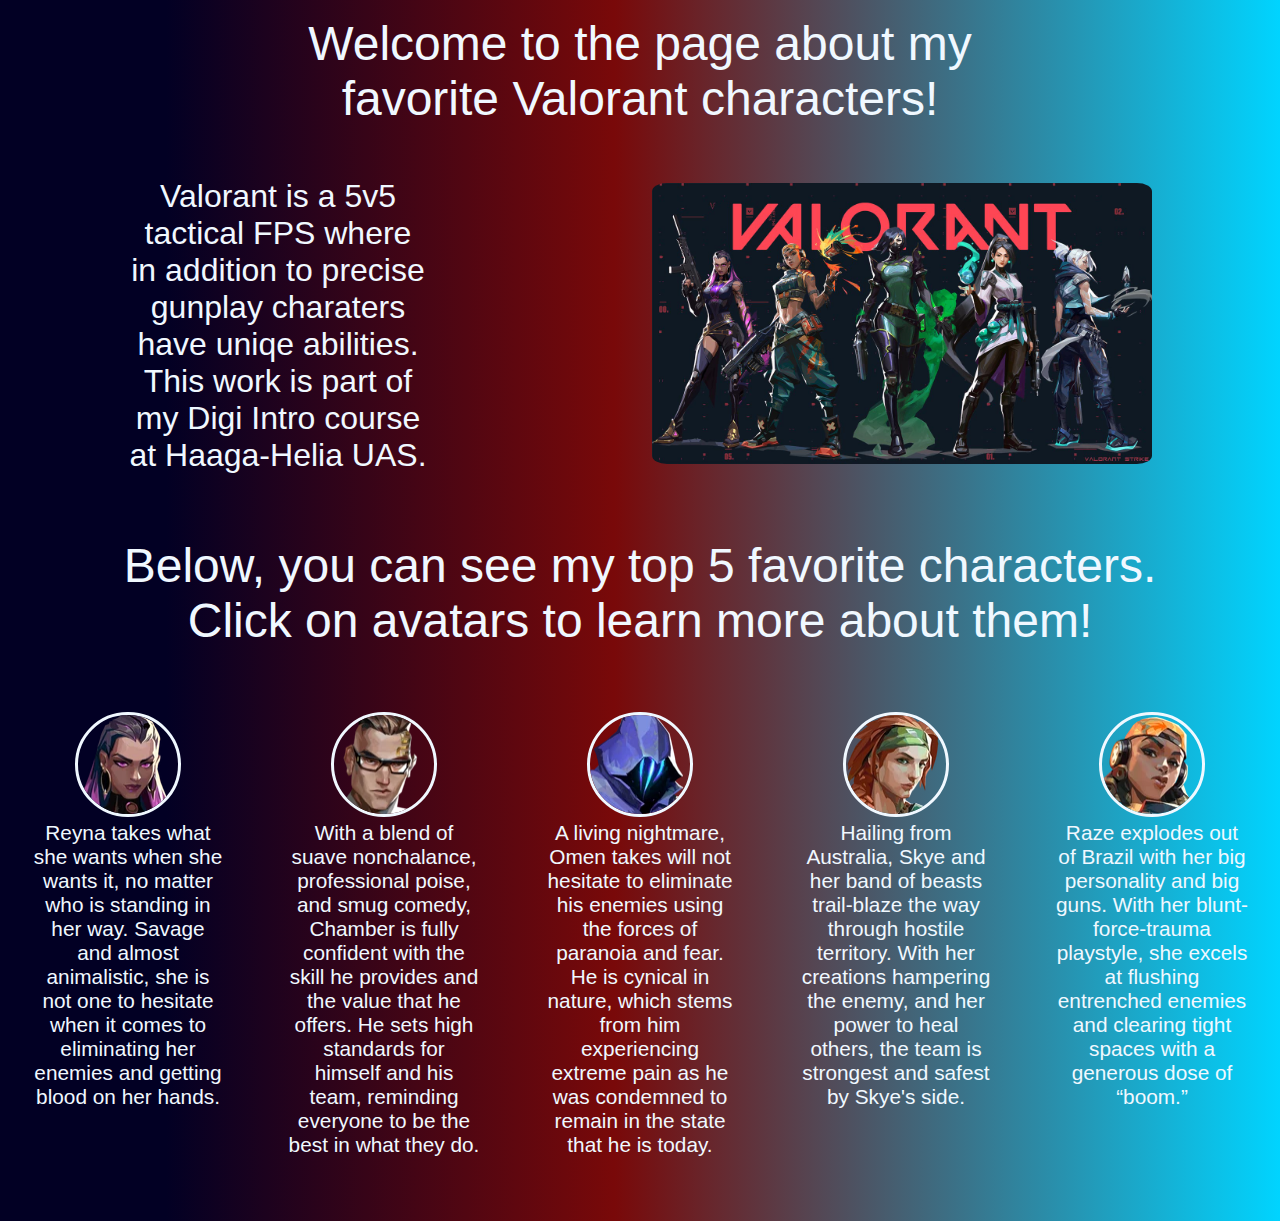
<file: index.html>
<!DOCTYPE html>
<html lang="en">
<head>
    <meta charset="UTF-8">
    <meta http-equiv="X-UA-Compatible" content="IE=edge">
    <meta name="viewport" content="width=device-width, initial-scale=1.0">
    <title>Welcome Page</title>
    <link rel="stylesheet" href="index.css">
</head>
<body>
    <div class="header_wrapper">
        <div class="header">
            <div class="intro">
                <h3>Welcome to the page about my favorite Valorant characters!</h3>
            </div>
            <div class="info">
                <div class="text">
                    <p>
                        Valorant is a 5v5 tactical FPS
                        where in addition to precise gunplay 
                        charaters have uniqe abilities.
                        This work is part of my Digi Intro course
                        at Haaga-Helia UAS.
                    </p>
                </div>
                <div class="picture_wrapper">
                    <img 
                        src="./pictures/main_page/Valorant.jpg" 
                        alt="Valorant Wallpaper picture">
                </div>
            </div>
        </div>
    </div>
    <div class="content_wrapper">
        <div class="content_intro">
            <h3>
                Below, you can see my top 5 favorite characters.<br>
                Click on avatars to learn more about them!
            </h3>
        </div>
        <div class="body_container">
            <div class="character">
                <div class="char_picture">
                    <a href="./reyna_page.html">
                        <img
                        src="./pictures/main_page/reyna.jpg"
                        alt="Reyna character from Valorant">
                    </a>
                </div>
                <div class="char_description">
                    Reyna takes what she wants when she wants it,
                    no matter who is standing in her way. 
                    Savage and almost animalistic, she is not one to hesitate when it comes
                    to eliminating her enemies and getting blood on her hands. 
                </div>
            </div>
            <div class="character">
                <div class="char_picture">
                    <a href="./chamber_page.html">
                        <img 
                            src="./pictures/main_page/chamber.jpg" 
                            alt="Chamber character from Valorant">
                    </a>
                </div>
                <div class="char_description">
                    With a blend of suave nonchalance, professional poise,
                    and smug comedy, Chamber is fully confident 
                    with the skill he provides and the value that he offers. 
                    He sets high standards for himself and his team, reminding everyone
                    to be the best in what they do.
                </div>
            </div>
            <div class="character">
                <div class="char_picture">
                    <a href="omen_page.html">
                        <img 
                    src="./pictures/main_page/omen.jpg" 
                    alt="Omen character from Valorant">
                    </a>
                </div>
                
                <div class="char_description">
                    A living nightmare, Omen takes will not hesitate to eliminate his enemies
                    using the forces of paranoia and fear. 
                    He is cynical in nature, which stems from him experiencing
                    extreme pain as he was condemned to remain in the state that he is today.
                </div>
            </div>
            <div class="character">
                <div class="char_picture">
                    <a href="skye_page.html">
                        <img 
                            src="./pictures/main_page/skye.jpg" 
                            alt="Skye character from Valorant">
                    </a>
                </div>
                
                <div class="char_description">
                    Hailing from Australia, Skye and her band of beasts trail-blaze the way through 
                    hostile territory. With her creations hampering the enemy, and her power to heal 
                    others, the team is strongest and safest by Skye's side.
                </div>
            </div>
            <div class="character">
                <div class="char_picture">
                    <a href="./raze_page.html">
                        <img 
                            src="./pictures/main_page/raze.jpg" 
                            alt="Raze character from Valorant">
                    </a>
                </div>
                <div class="char_description">
                    Raze explodes out of Brazil with her big personality and big guns. 
                    With her blunt-force-trauma playstyle, she excels at flushing entrenched 
                    enemies and clearing tight spaces with a generous dose of “boom.”
                </div>
            </div>
        </div>
    </div>
</body>
</html>
</file>
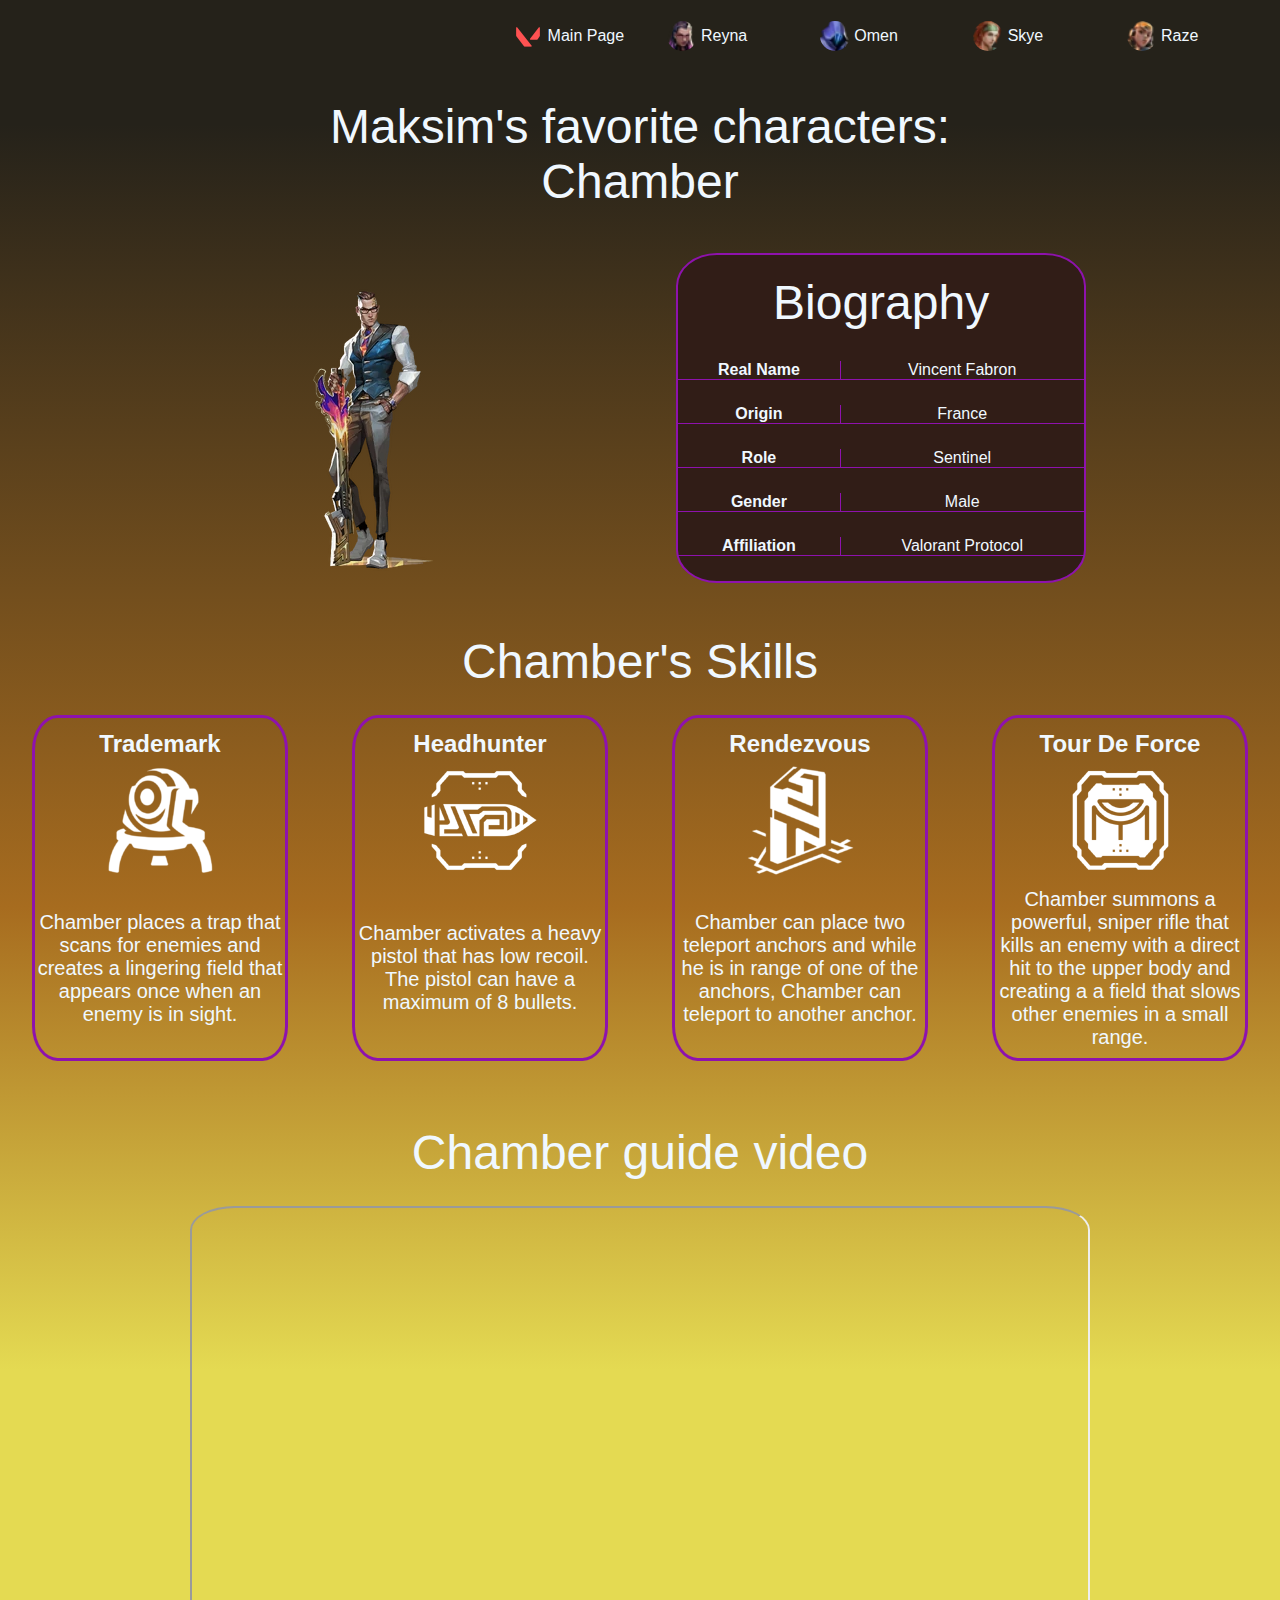
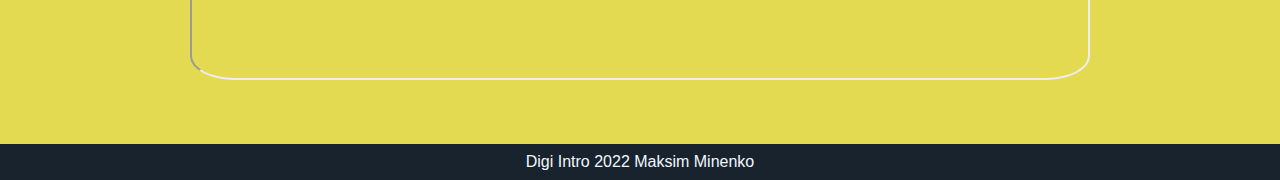
<file: chamber_page.html>
<!DOCTYPE html>
<html lang="en">
<head>
    <meta charset="UTF-8">
    <meta http-equiv="X-UA-Compatible" content="IE=edge">
    <meta name="viewport" content="width=device-width, initial-scale=1.0">
    <link rel="stylesheet" href="chamber_page.css">
    <title>Chamber</title>
</head>
<body>
    <div class="header">
        <div class="header_main_info">
            <h1>
                Maksim's favorite characters:<br>
                Chamber
            </h1>
        </div>
        <nav class="links_wrapper">
            <div class="link">
                <div class="icon">
                    <img src="./pictures/nav_icons/main_page_icon.jpg" alt="Main Page icon">
                </div>
                <a href="./index.html">Main Page</a>
            </div>
            <div class="link">
                <div class="icon">
                    <img src="./pictures/nav_icons/reyna_icon.jpg" alt="Reyna icon">
                </div>
                <a href="./reyna_page.html">Reyna</a>
            </div>
            <div class="link">
                <div class="icon">
                    <img src="./pictures/nav_icons/omen_icon.jpg" alt="Omen icon">
                </div>
                <a href="./omen_page.html">Omen</a>
            </div>
            <div class="link">
                <div class="icon">
                    <img src="./pictures/nav_icons/skye_icon.jpg" alt="Skye icon">
                </div>
                <a href="./skye_page.html">Skye</a>
            </div>
            <div class="link">
                <div class="icon">
                    <img src="./pictures/nav_icons/raze_icon.jpg" alt="Raze icon">
                </div>
                <a href="./raze_page.html">Raze</a>
            </div>
        </nav>
    </div>
    <div class="content_wrapper">
        <section class="character_info">
            <figure class="character_model">
                <img src="./pictures/chamber_page/chamber_model.jpg" alt="Chamber standnig">
            </figure>
            <div class="biography">
                <h3>Biography</h3>
                <div class="bio_part">
                    <h4 class="side_heading">Real Name</h4>
                    <div class="side_content">Vincent Fabron</div>
                </div>
                <div class="bio_part">
                    <h4 class="side_heading">Origin</h4>
                    <div class="side_content">France</div>
                </div>
                <div class="bio_part">
                    <h4 class="side_heading">Role</h4>
                    <div class="side_content">Sentinel</div>
                </div>
                <div class="bio_part">
                    <h4 class="side_heading">Gender</h4>
                    <div class="side_content">Male</div>
                </div>
                <div class="bio_part">
                    <h4 class="side_heading">Affiliation</h4>
                    <div class="side_content">Valorant Protocol</div>
                </div>
            </div>
        </section>
        <section class="skills_info">
            <h3>Chamber's Skills</h3>
            <div class="skills_wrapper">
                <div class="skill_info">
                    <div class="skill_name_and_pic">
                        <h4 class="skill_heading">Trademark</h4>
                        <figure class="skill_picture">
                            <img src="./pictures/chamber_page/trademark.jpg" alt="Trademark skill">
                        </figure>
                    </div>
                    <div class="skill_description">
                        <p>
                            Chamber places a trap that scans for enemies and creates
                            a lingering field that appears once when an enemy is in sight.
                        </p>
                    </div>
                </div>
                <div class="skill_info">
                    <div class="skill_name_and_pic">
                        <h4 class="skill_heading">Headhunter</h4>
                        <figure class="skill_picture">
                            <img src="./pictures/chamber_page/headhunter.jpg" alt="Headhunter skill">
                        </figure>
                    </div>
                    <div class="skill_description">
                        <p>
                            Chamber activates a heavy pistol that has low recoil. 
                            The pistol can have a maximum of 8 bullets.
                        </p>
                    </div>
                </div>
                <div class="skill_info">
                    <div class="skill_name_and_pic">
                        <h4 class="skill_heading">Rendezvous</h4>
                        <figure class="skill_picture">
                            <img src="./pictures/chamber_page/rendezvous.jpg" alt="Rendezvous skill">
                        </figure>
                    </div>
                    <div class="skill_description">
                        <p>
                            Chamber can place two teleport anchors and while he is 
                            in range of one of the anchors, Chamber can teleport to another anchor.
                        </p>
                    </div>
                </div>
                <div class="skill_info">
                    <div class="skill_name_and_pic">
                        <h4 class="skill_heading">Tour De Force</h4>
                        <figure class="skill_picture">
                            <img src="./pictures/chamber_page/tour_de_force.jpg" alt="Tour De Force Skill">
                        </figure>
                    </div>
                    <div class="skill_description">
                        <p>
                            Chamber summons a powerful, sniper rifle that kills an enemy 
                            with a direct hit to the upper body and creating a 
                            a field that slows other enemies in a small range.
                        </p>
                    </div>
                </div>
            </div>
        </section>
        <section class="video_guide">
            <h4>Chamber guide video</h4>
            <div class="iframe_wrapper">
                <iframe width="560" height="315" src="https://www.youtube.com/embed/VqdOber0I3c" title="YouTube video player" 
                    allow="accelerometer; autoplay; clipboard-write; 
                    encrypted-media; gyroscope; picture-in-picture" allowfullscreen
                ></iframe>
            </div>
        </section>
    </div>
    <footer>
        <p>Digi Intro 2022 Maksim Minenko</p>
    </footer>
</body>
</html>
</file>
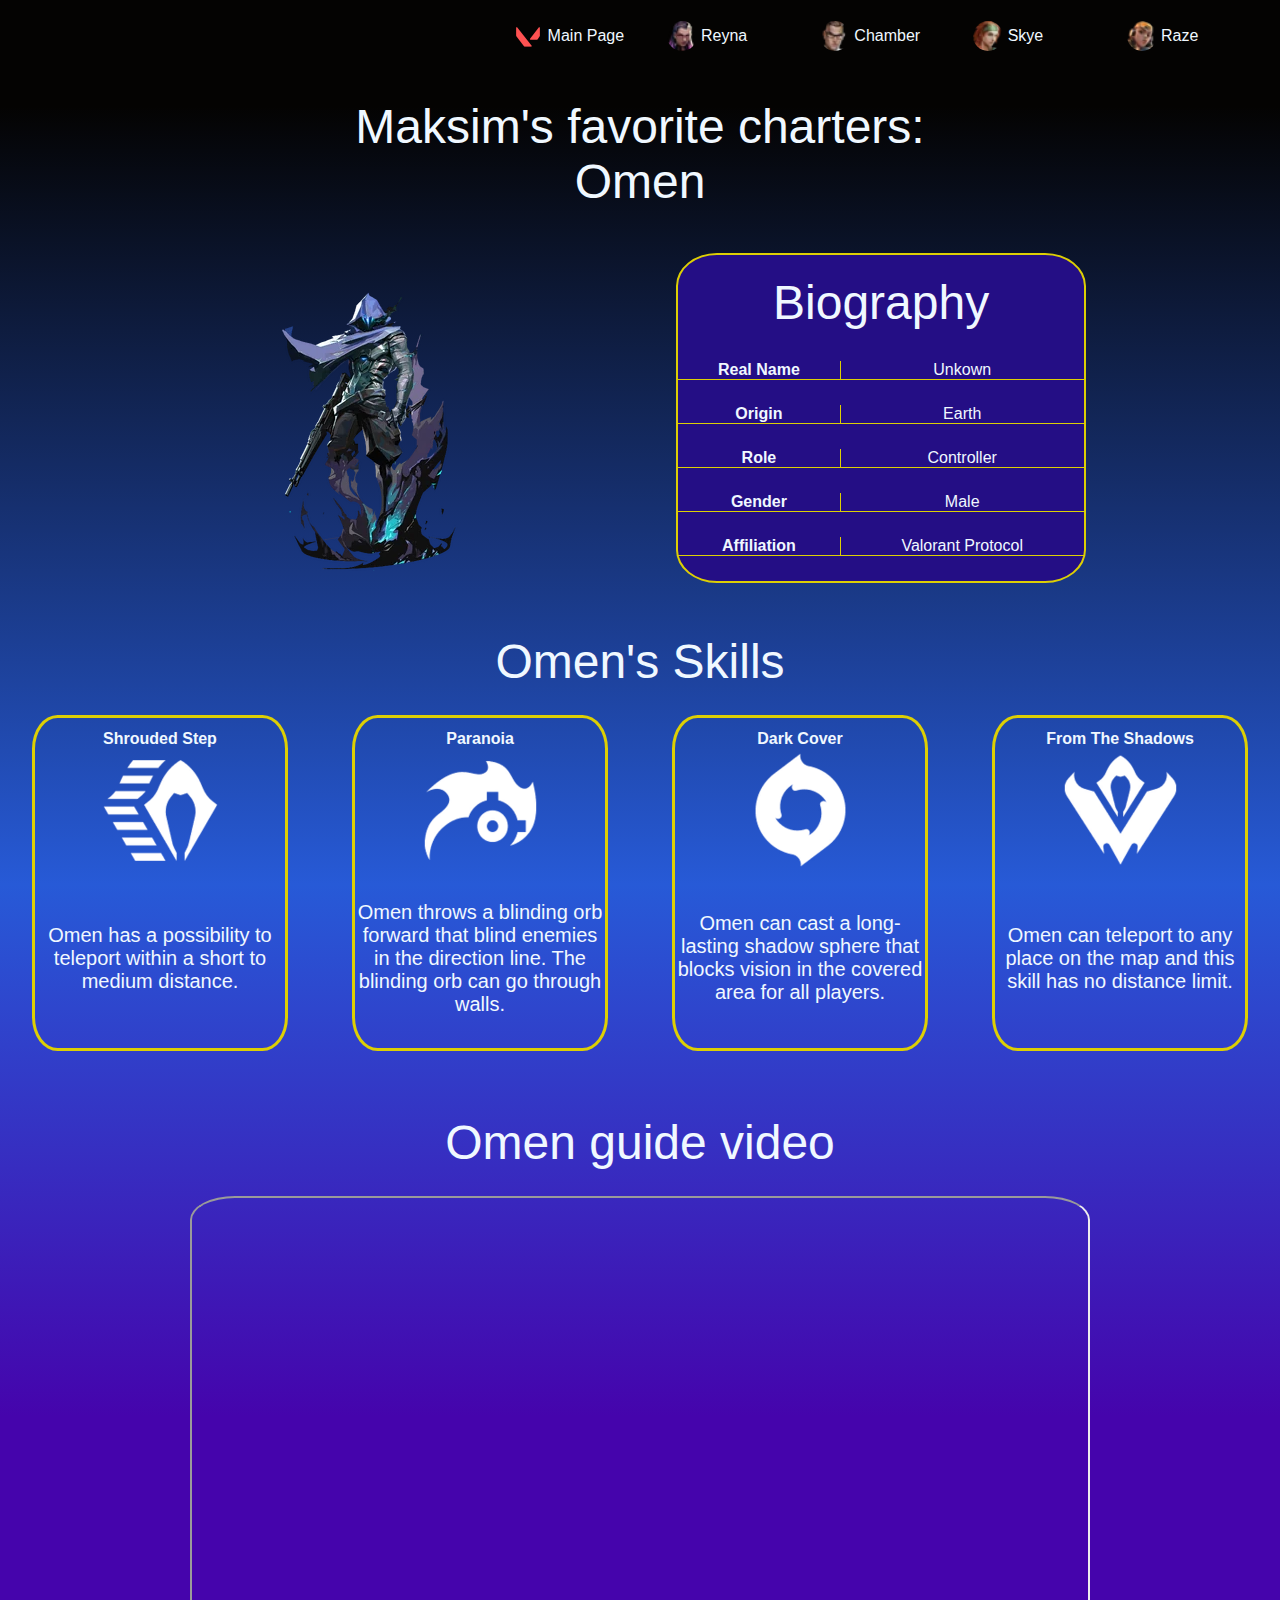
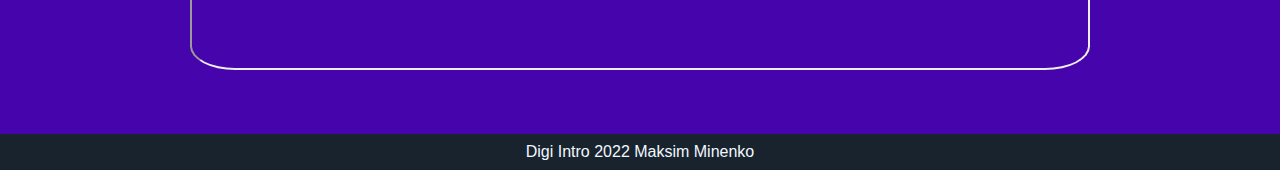
<file: omen_page.html>
<!DOCTYPE html>
<html lang="en">
<head>
    <meta charset="UTF-8">
    <meta http-equiv="X-UA-Compatible" content="IE=edge">
    <meta name="viewport" content="width=device-width, initial-scale=1.0">
    <link rel="stylesheet" href="omen_page.css">
    <title>Omen</title>
</head>
<body>
    <div class="header">
        <div class="header_main_info">
            <h1>
                Maksim's favorite charters:<br>
                Omen
            </h1>
        </div>
        <nav class="links_wrapper">
            <div class="link">
                <div class="icon">
                    <img src="./pictures/nav_icons/main_page_icon.jpg" alt="Main Page icon">
                </div>
                <a href="./index.html">Main Page</a>
            </div>
            <div class="link">
                <div class="icon">
                    <img src="./pictures/nav_icons/reyna_icon.jpg" alt="Reyna icon">
                </div>
                <a href="./reyna_page.html">Reyna</a>
            </div>
            <div class="link">
                <div class="icon">
                    <img src="./pictures/nav_icons/chamber_icon.jpg" alt="Chamber icon">
                </div>
                <a href="./chamber_page.html">Chamber</a>
            </div>
            <div class="link">
                <div class="icon">
                    <img src="./pictures/nav_icons/skye_icon.jpg" alt="Skye icon">
                </div>
                <a href="./skye_page.html">Skye</a>
            </div>
            <div class="link">
                <div class="icon">
                    <img src="./pictures/nav_icons/raze_icon.jpg" alt="Raze icon">
                </div>
                <a href="./raze_page.html">Raze</a>
            </div>
        </nav>
    </div>
    <div class="content_wrapper">
        <section class="character_info">
            <figure class="character_model">
                <img src="./pictures/omen_page/omen_model.jpg" alt="Omen standnig">
            </figure>
            <div class="biography">
                <h3>Biography</h3>
                <div class="bio_part">
                    <h4 class="side_heading">Real Name</h4>
                    <div class="side_content">Unkown</div>
                </div>
                <div class="bio_part">
                    <h4 class="side_heading">Origin</h4>
                    <div class="side_content">Earth</div>
                </div>
                <div class="bio_part">
                    <h4 class="side_heading">Role</h4>
                    <div class="side_content">Controller</div>
                </div>
                <div class="bio_part">
                    <h4 class="side_heading">Gender</h4>
                    <div class="side_content">Male</div>
                </div>
                <div class="bio_part">
                    <h4 class="side_heading">Affiliation</h4>
                    <div class="side_content">Valorant Protocol</div>
                </div>
            </div>
        </section>
        <section class="skills_info">
            <h3>Omen's Skills</h3>
            <div class="skills_wrapper">
                <div class="skill_info">
                    <div class="skill_name_and_pic">
                        <h4 class="skill_heading">Shrouded Step</h4>
                        <figure class="skill_picture">
                            <img src="./pictures/omen_page/shrouded_step.jpg" alt="Shrouded Step">
                        </figure>
                    </div>
                    <div class="skill_description">
                        <p>
                            Omen has a possibility to teleport within a short to medium
                            distance.
                        </p>
                    </div>
                </div>
                <div class="skill_info">
                    <div class="skill_name_and_pic">
                        <h4 class="skill_heading">Paranoia</h4>
                        <figure class="skill_picture">
                            <img src="./pictures/omen_page/paranoia.jpg" alt="Paranoia skill">
                        </figure>
                    </div>
                    <div class="skill_description">
                        <p>
                            Omen throws a blinding orb forward that blind enemies in the 
                            direction line. The blinding orb can go through walls.
                        </p>
                    </div>
                </div>
                <div class="skill_info">
                    <div class="skill_name_and_pic">
                        <h4 class="skill_heading">Dark Cover</h4>
                        <figure class="skill_picture">
                            <img src="./pictures/omen_page/dark_cover.jpg" alt="Dark Cover skill">
                        </figure>
                    </div>
                    <div class="skill_description">
                        <p>
                            Omen can cast a long-lasting shadow sphere that blocks vision 
                            in the covered area for all players.
                        </p>
                    </div>
                </div>
                <div class="skill_info">
                    <div class="skill_name_and_pic">
                        <h4 class="skill_heading">From The Shadows</h4>
                        <figure class="skill_picture">
                            <img src="./pictures/omen_page/from_the_shadows.jpg" alt="From The Shadows">
                        </figure>
                    </div>
                    <div class="skill_description">
                        <p>
                            Omen can teleport to any place on the map and  
                            this skill has no distance limit.
                        </p>
                    </div>
                </div>
            </div>
        </section>
        <section class="video_guide">
            <h4>Omen guide video</h4>
            <div class="iframe_wrapper">
                <iframe src="https://www.youtube.com/embed/d-c4DLNMr1E" 
                    title="YouTube video player" allow="accelerometer; autoplay; 
                    clipboard-write; encrypted-media; gyroscope; picture-in-picture" allowfullscreen
                ></iframe>
            </div>
        </section>
    </div>
    <footer>
        <p>Digi Intro 2022 Maksim Minenko</p>
    </footer>
</body>
</html>
</file>
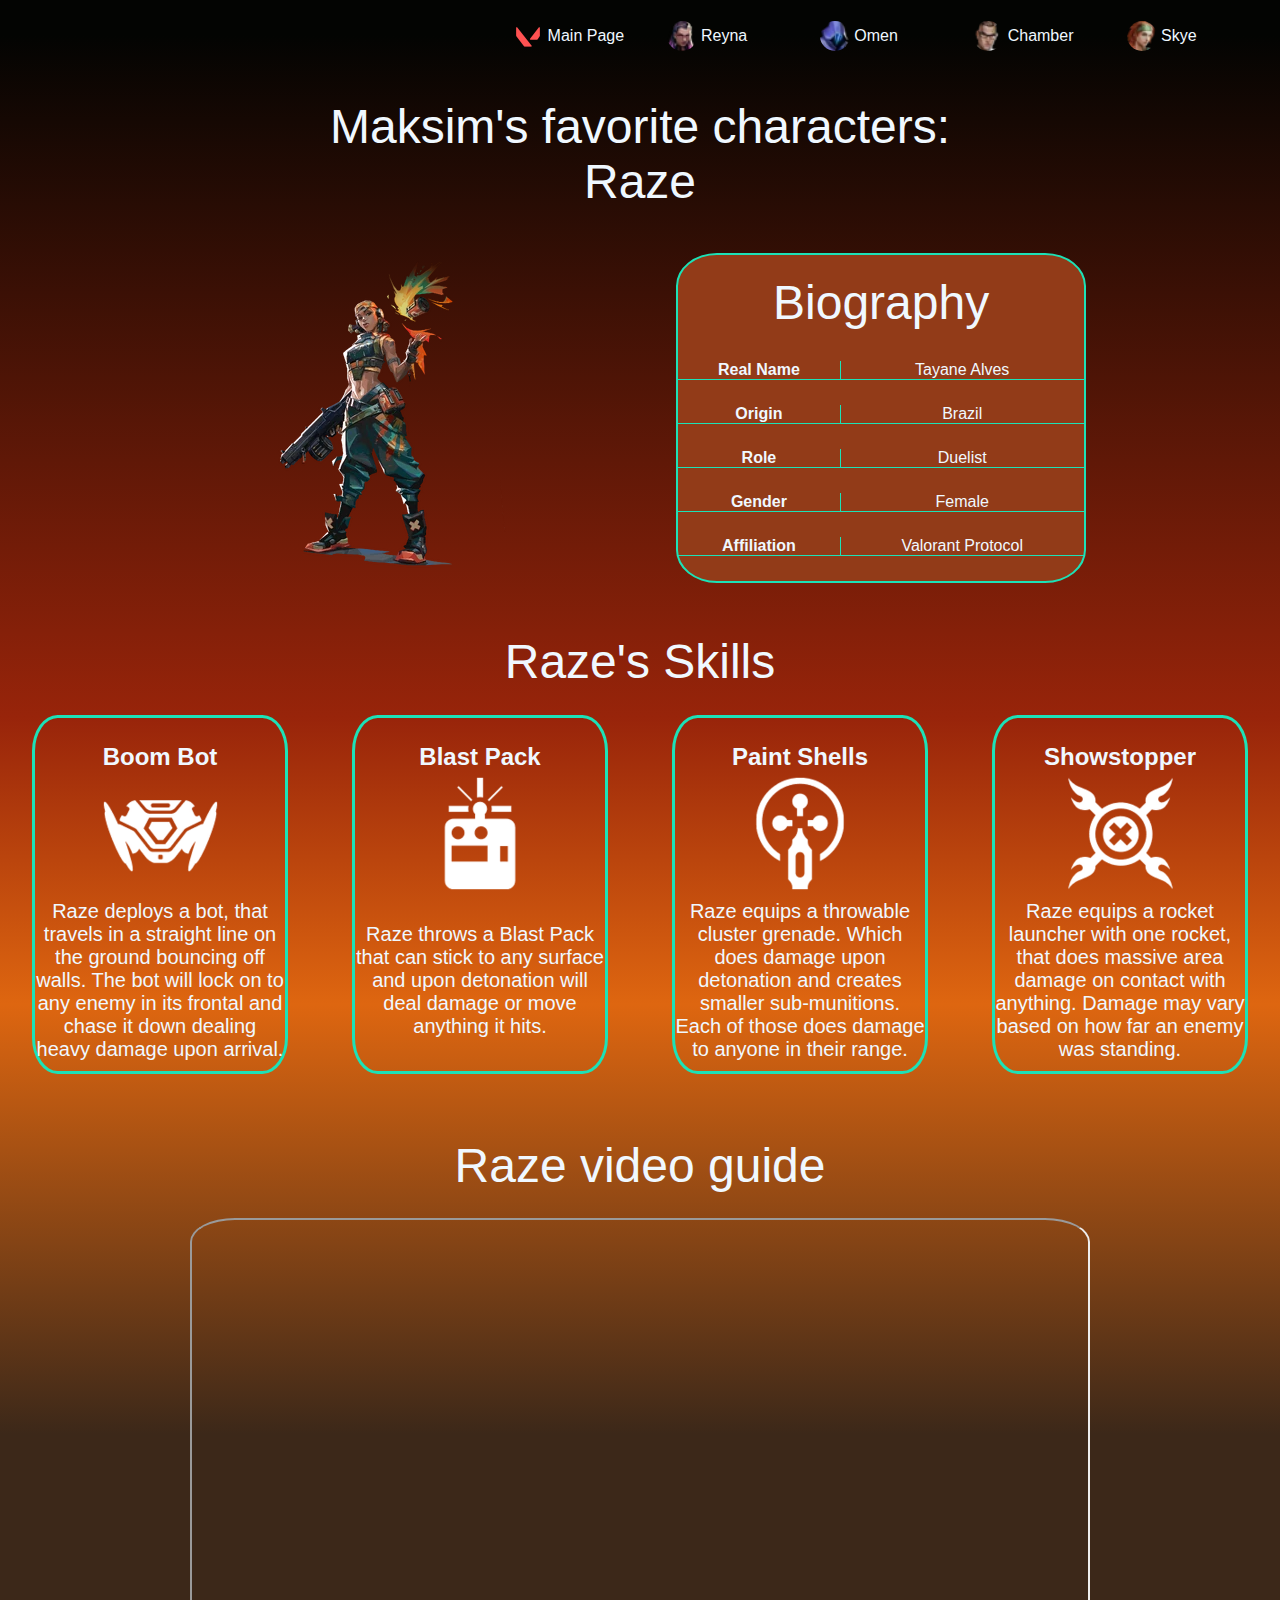
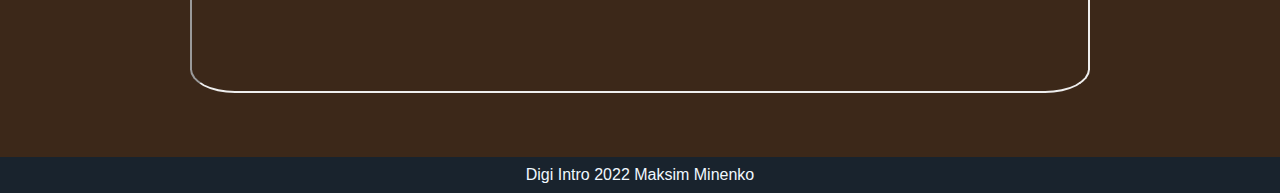
<file: raze_page.html>
<!DOCTYPE html>
<html lang="en">
<head>
    <meta charset="UTF-8">
    <meta http-equiv="X-UA-Compatible" content="IE=edge">
    <meta name="viewport" content="width=device-width, initial-scale=1.0">
    <link rel="stylesheet" href="raze_page.css">
    <title>Raze</title>
</head>
<body>
    <div class="header">
        <div class="header_main_info">
            <h1>
                Maksim's favorite characters:<br>
                Raze
            </h1>
        </div>
        <nav class="links_wrapper">
            <div class="link">
                <div class="icon">
                    <img src="./pictures/nav_icons/main_page_icon.jpg" alt="Main Page icon">
                </div>
                <a href="./index.html">Main Page</a>
            </div>
            <div class="link">
                <div class="icon">
                    <img src="./pictures/nav_icons/reyna_icon.jpg" alt="Reyna icon">
                </div>
                <a href="./reyna_page.html">Reyna</a>
            </div>
            <div class="link">
                <div class="icon">
                    <img src="./pictures/nav_icons/omen_icon.jpg" alt="Omen icon">
                </div>
                <a href="./omen_page.html">Omen</a>
            </div>
            <div class="link">
                <div class="icon">
                    <img src="./pictures/nav_icons/chamber_icon.jpg" alt="Chamber icon">
                </div>
                <a href="./chamber_page.html">Chamber</a>
            </div>
            <div class="link">
                <div class="icon">
                    <img src="./pictures/nav_icons/skye_icon.jpg" alt="Skye icon">
                </div>
                <a href="./skye_page.html">Skye</a>
            </div>
        </nav>
    </div>
    <div class="content_wrapper">
        <section class="character_info">
            <figure class="character_model">
                <img src="./pictures/raze_page/raze_model.jpg" alt="Raze standnig">
            </figure>
            <div class="biography">
                <h3>Biography</h3>
                <div class="bio_part">
                    <h4 class="side_heading">Real Name</h4>
                    <div class="side_content">Tayane Alves</div>
                </div>
                <div class="bio_part">
                    <h4 class="side_heading">Origin</h4>
                    <div class="side_content">Brazil</div>
                </div>
                <div class="bio_part">
                    <h4 class="side_heading">Role</h4>
                    <div class="side_content">Duelist</div>
                </div>
                <div class="bio_part">
                    <h4 class="side_heading">Gender</h4>
                    <div class="side_content">Female</div>
                </div>
                <div class="bio_part">
                    <h4 class="side_heading">Affiliation</h4>
                    <div class="side_content">Valorant Protocol</div>
                </div>
            </div>
        </section>
        <section class="skills_info">
            <h3>Raze's Skills</h3>
            <div class="skills_wrapper">
                <div class="skill_info">
                    <div class="skill_name_and_pic">
                        <h4 class="skill_heading">Boom Bot</h4>
                        <figure class="skill_picture">
                            <img src="./pictures/raze_page/boom_bot.jpg" alt="Boob Bot skill">
                        </figure>
                    </div>
                    <div class="skill_description">
                        <p>
                            Raze deploys a bot, that travels in a straight line on the ground 
                            bouncing off walls. The bot will lock on to any enemy in its frontal 
                            and chase it down dealing heavy damage upon arrival.
                        </p>
                    </div>
                </div>
                <div class="skill_info">
                    <div class="skill_name_and_pic">
                        <h4 class="skill_heading">Blast Pack</h4>
                        <figure class="skill_picture">
                            <img src="./pictures/raze_page/blast_pack.jpg" alt="Blast Pack skill">
                        </figure>
                    </div>
                    <div class="skill_description">
                        <p>
                            Raze throws a Blast Pack that can stick to any surface 
                            and upon detonation will deal damage or move anything it hits.
                        </p>
                    </div>
                </div>
                <div class="skill_info">
                    <div class="skill_name_and_pic">
                        <h4 class="skill_heading">Paint Shells</h4>
                        <figure class="skill_picture">
                            <img src="./pictures/raze_page/paint_shells.jpg" alt="Paint Shells skill">
                        </figure>
                    </div>
                    <div class="skill_description">
                        <p>
                            Raze equips a throwable cluster grenade. Which does damage 
                            upon detonation and creates smaller sub-munitions. Each of those 
                            does damage to anyone in their range.
                        </p>
                    </div>
                </div>
                <div class="skill_info">
                    <div class="skill_name_and_pic">
                        <h4 class="skill_heading">Showstopper</h4>
                        <figure class="skill_picture">
                            <img src="./pictures/raze_page/showstopper.jpg" alt="Showstopper Skill">
                        </figure>
                    </div>
                    <div class="skill_description">
                        <p>
                            Raze equips a rocket launcher with one rocket, that does 
                            massive area damage on contact with anything. Damage may vary 
                            based on how far an enemy was standing.
                        </p>
                    </div>
                </div>
            </div>
        </section>
        <section class="video_guide">
            <h4>Raze video guide</h4>
            <div class="iframe_wrapper">
                <iframe src="https://www.youtube.com/embed/7JeAJnsjgcw" title="YouTube video player"
                    allow="accelerometer; autoplay; clipboard-write; encrypted-media; 
                    gyroscope; picture-in-picture" allowfullscreen
                ></iframe>
            </div>
        </section>
    </div>
    <footer>
        <p>Digi Intro 2022 Maksim Minenko</p>
    </footer>
</body>
</html>
</file>
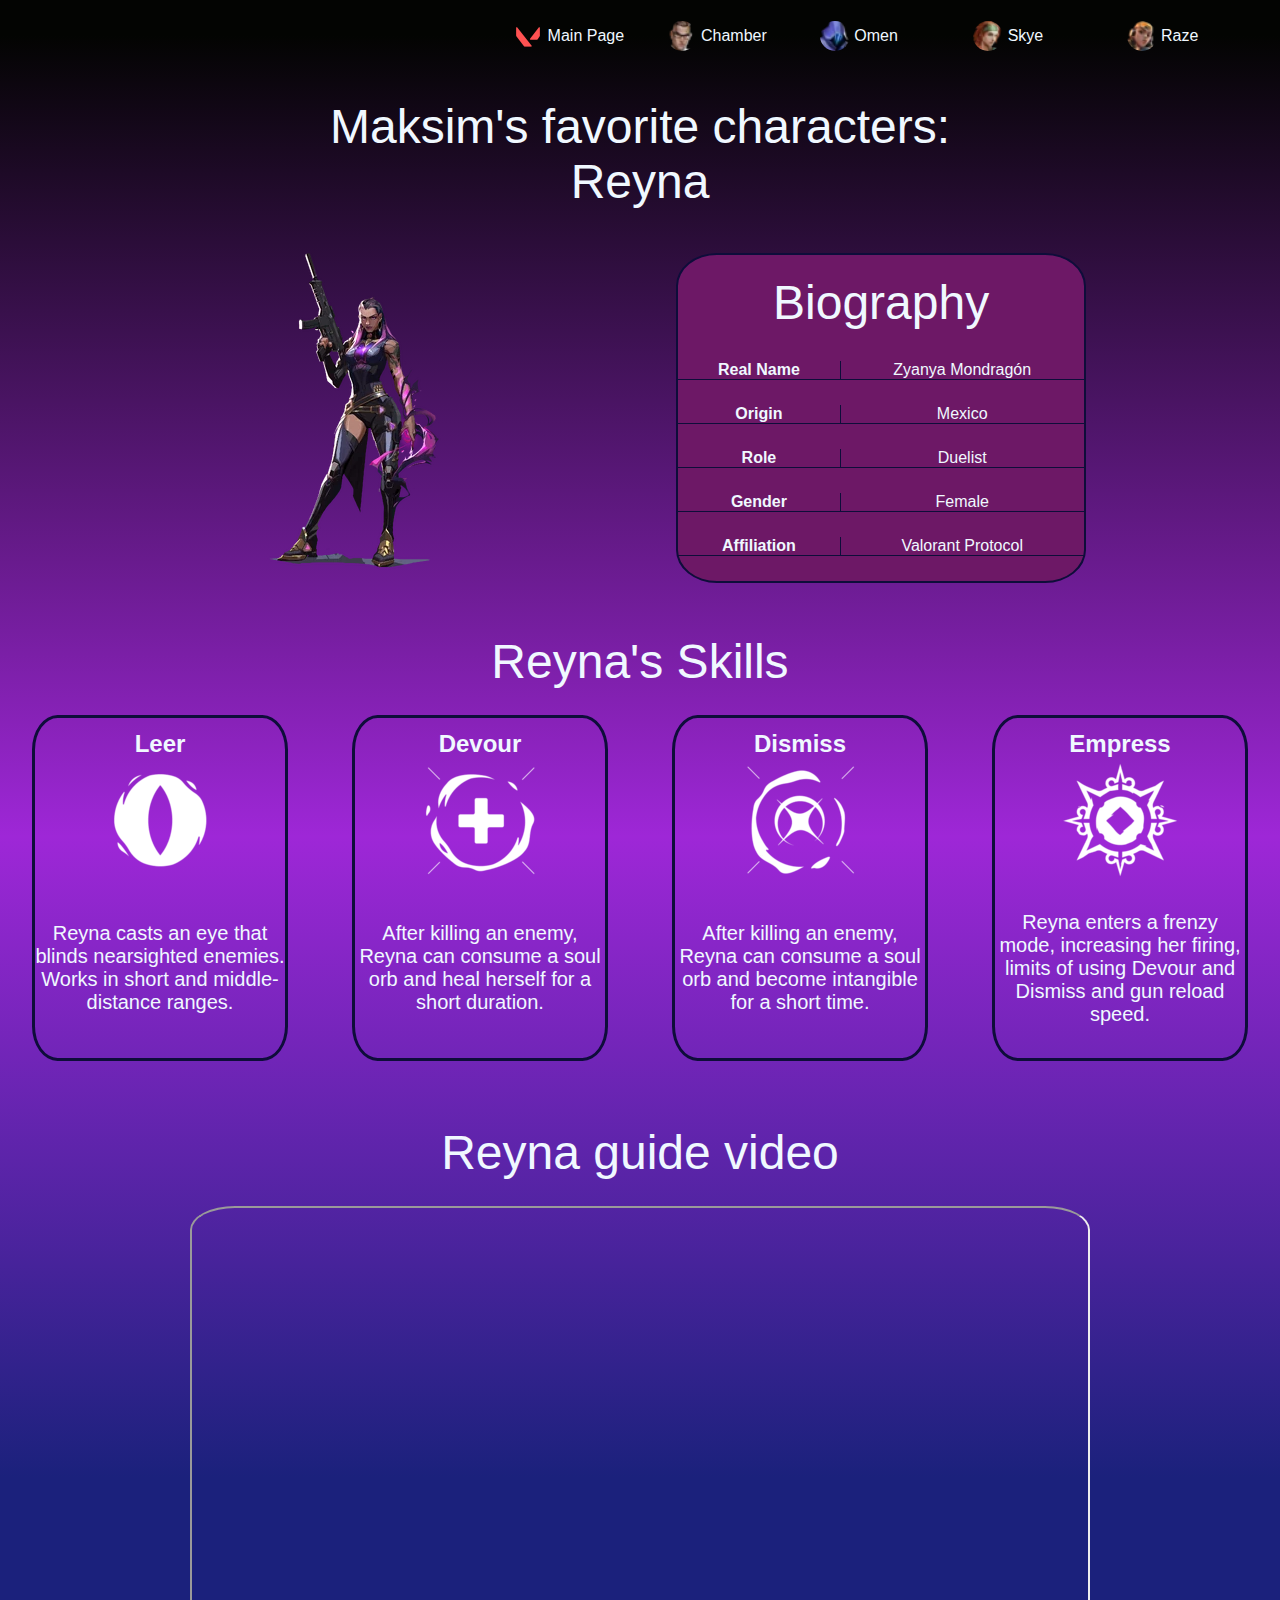
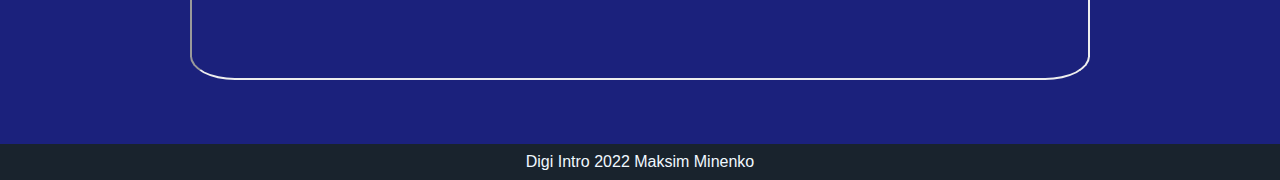
<file: reyna_page.html>
<!DOCTYPE html>
<html lang="en">
<head>
    <meta charset="UTF-8">
    <meta http-equiv="X-UA-Compatible" content="IE=edge">
    <meta name="viewport" content="width=device-width, initial-scale=1.0">
    <title>Reyna</title>
    <link rel="stylesheet" href="reyna_page.css">
</head>
<body>
    <div class="header">
        <div class="header_main_info">
            <h1>
                Maksim's favorite characters:<br>
                Reyna
            </h1>
        </div>
        <nav class="links_wrapper">
            <div class="link">
                <div class="icon">
                    <img src="./pictures/nav_icons/main_page_icon.jpg" alt="Main Page icon">
                </div>
                <a href="./index.html">Main Page</a>
            </div>
            <div class="link">
                <div class="icon">
                    <img src="./pictures/nav_icons/chamber_icon.jpg" alt="Chamber icon">
                </div>
                <a href="./chamber_page.html">Chamber</a>
            </div>
            <div class="link">
                <div class="icon">
                    <img src="./pictures/nav_icons/omen_icon.jpg" alt="Omen icon">
                </div>
                <a href="./omen_page.html">Omen</a>
            </div>
            <div class="link">
                <div class="icon">
                    <img src="./pictures/nav_icons/skye_icon.jpg" alt="Skye icon">
                </div>
                <a href="./skye_page.html">Skye</a>
            </div>
            <div class="link">
                <div class="icon">
                    <img src="./pictures/nav_icons/raze_icon.jpg" alt="Raze icon">
                </div>
                <a href="./raze_page.html">Raze</a>
            </div>
        </nav>
    </div>
    <div class="content_wrapper">
        <section class="reyna_info">
            <figure class="reyna_model">
                <img src="./pictures/reyna_page/reyna_model.jpg" alt="Reyna standnig">
            </figure>
            <div class="biography">
                <h3>Biography</h3>
                <div class="bio_part">
                    <h4 class="side_heading">Real Name</h4>
                    <div class="side_content">Zyanya Mondragón</div>
                </div>
                <div class="bio_part">
                    <h4 class="side_heading">Origin</h4>
                    <div class="side_content">Mexico</div>
                </div>
                <div class="bio_part">
                    <h4 class="side_heading">Role</h4>
                    <div class="side_content">Duelist</div>
                </div>
                <div class="bio_part">
                    <h4 class="side_heading">Gender</h4>
                    <div class="side_content"> Female</div>
                </div>
                <div class="bio_part">
                    <h4 class="side_heading">Affiliation</h4>
                    <div class="side_content">Valorant Protocol</div>
                </div>
            </div>
        </section>
        <section class="skills_info">
            <h3>Reyna's Skills</h3>
            <div class="skills_wrapper">
                <div class="skill_info">
                    <div class="skill_name_and_pic">
                        <h4 class="skill_heading">Leer</h4>
                        <figure class="skill_picture">
                            <img src="./pictures/reyna_page/leer.jpg" alt="Leer skill">
                        </figure>
                    </div>
                    <div class="skill_description">
                        <p>
                            Reyna casts an eye that blinds nearsighted enemies. 
                            Works in short and middle-distance ranges.
                        </p>
                    </div>
                </div>
                <div class="skill_info">
                    <div class="skill_name_and_pic">
                        <h4 class="skill_heading">Devour</h4>
                        <figure class="skill_picture">
                            <img src="./pictures/reyna_page/devour.jpg" alt="Devour skill">
                        </figure>
                    </div>
                    <div class="skill_description">
                        <p>
                            After killing an enemy, Reyna can consume a soul orb
                            and heal herself for a short duration.
                        </p>
                    </div>
                </div>
                <div class="skill_info">
                    <div class="skill_name_and_pic">
                        <h4 class="skill_heading">Dismiss</h4>
                        <figure class="skill_picture">
                            <img src="./pictures/reyna_page/dismiss.jpg" alt="Dismiss skill">
                        </figure>
                    </div>
                    <div class="skill_description">
                        <p>
                            After killing an enemy, Reyna can consume a soul orb 
                            and become intangible for a short time.
                        </p>
                    </div>
                </div>
                <div class="skill_info">
                    <div class="skill_name_and_pic">
                        <h4 class="skill_heading">Empress</h4>
                        <figure class="skill_picture">
                            <img src="./pictures/reyna_page/empress.jpg" alt="Empress Skill">
                        </figure>
                    </div>
                    <div class="skill_description">
                        <p>
                            Reyna enters a frenzy mode, increasing her firing, limits of 
                            using Devour and Dismiss and gun reload speed.
                        </p>
                    </div>
                </div>
            </div>
        </section>
        <section class="video_guide">
            <h4>Reyna guide video</h4>
            <div class="iframe_wrapper">
                <iframe
                    width="560" height="315"
                    src="https://www.youtube.com/embed/psKug9ktCy8" 
                    title="YouTube video player" allow="accelerometer; 
                        autoplay; clipboard-write; encrypted-media; gyroscope;
                        picture-in-picture" allowfullscreen
            ></iframe>
            </div>
        </section>
    </div>
    <footer>
        <p>Digi Intro 2022 Maksim Minenko</p>
    </footer>
</body>
</html>
</file>
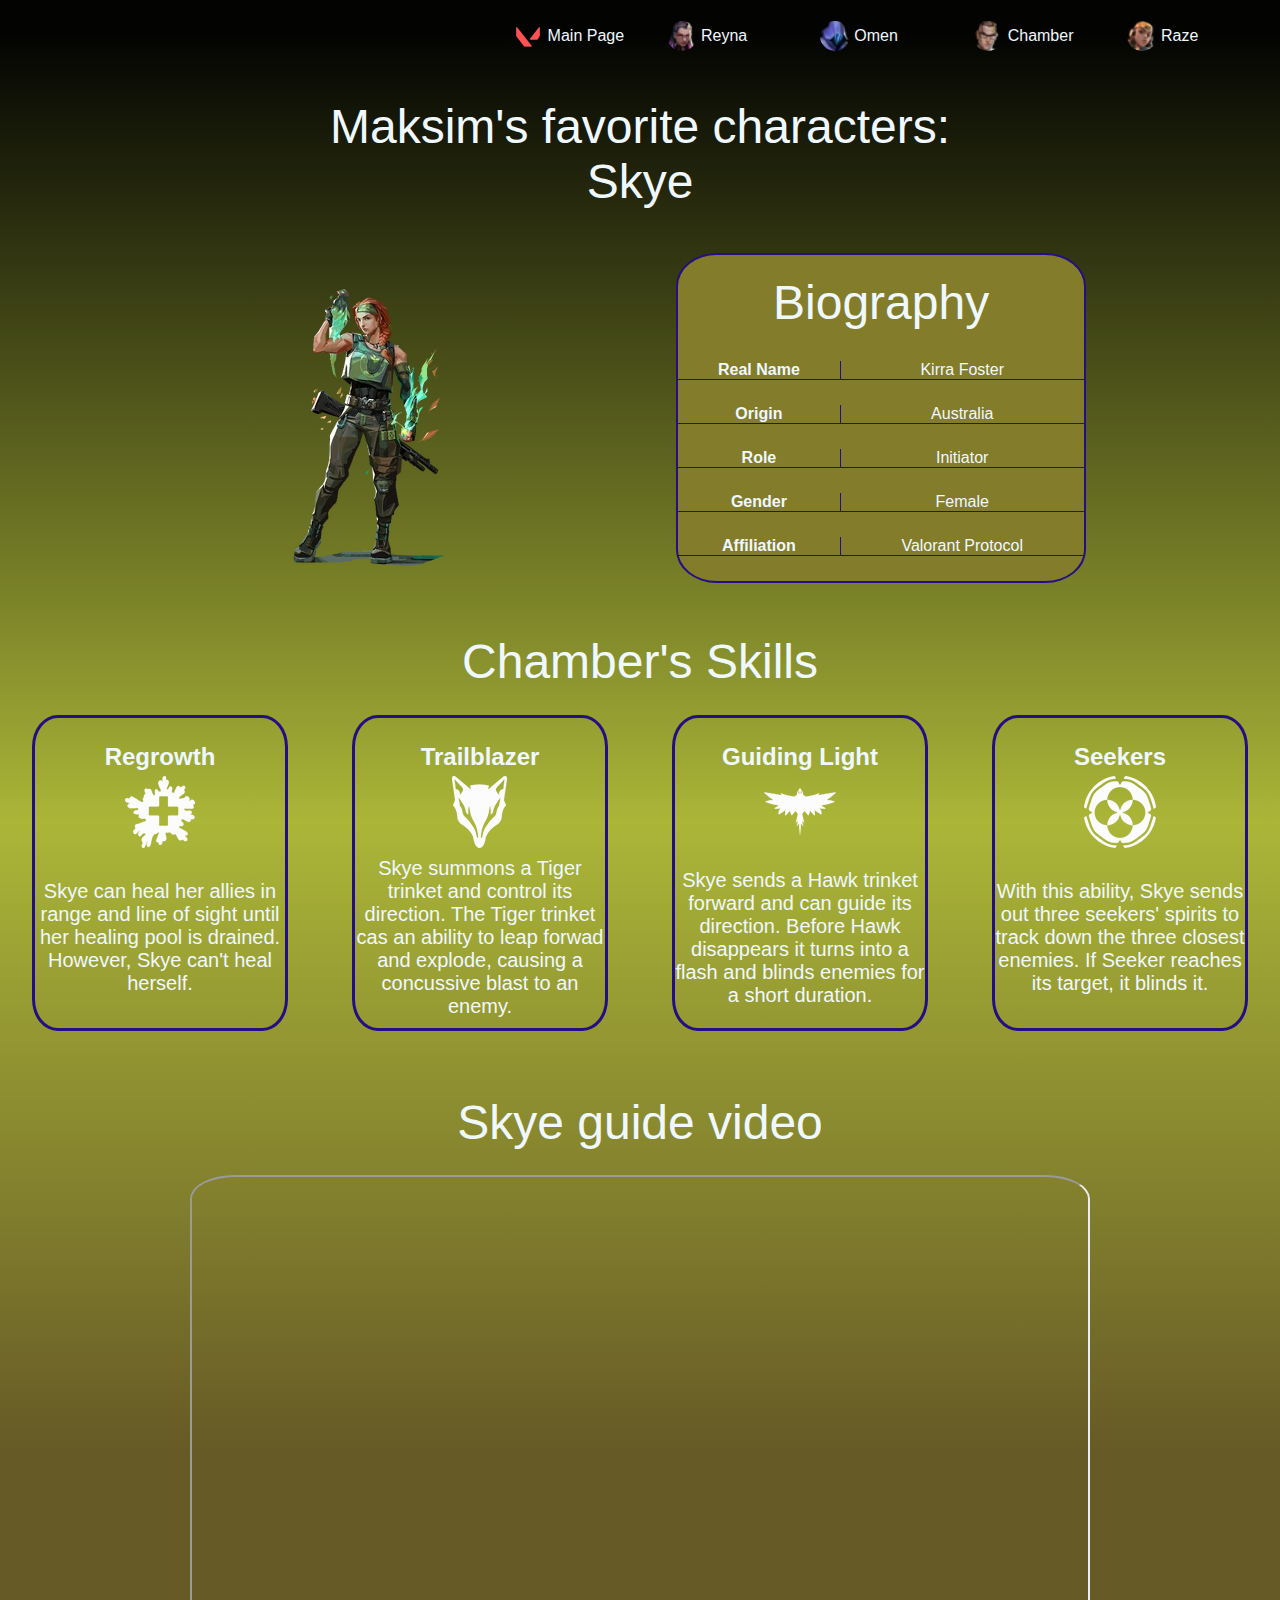
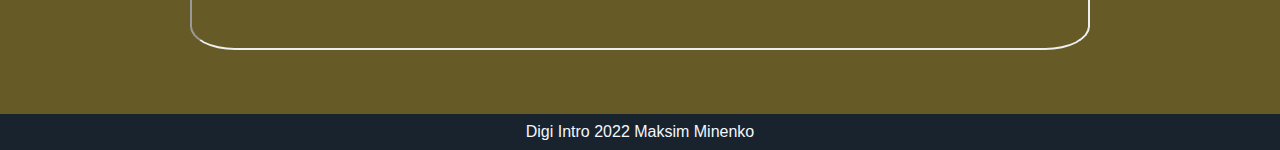
<file: skye_page.html>
<!DOCTYPE html>
<html lang="en">
<head>
    <meta charset="UTF-8">
    <meta http-equiv="X-UA-Compatible" content="IE=edge">
    <meta name="viewport" content="width=device-width, initial-scale=1.0">
    <link rel="stylesheet" href="skye_page.css">
    <title>Skye</title>
</head>
<body>
    <div class="header">
        <div class="header_main_info">
            <h1>
                Maksim's favorite characters:<br>
                Skye
            </h1>
        </div>
        <nav class="links_wrapper">
            <div class="link">
                <div class="icon">
                    <img src="./pictures/nav_icons/main_page_icon.jpg" alt="Main Page icon">
                </div>
                <a href="./index.html">Main Page</a>
            </div>
            <div class="link">
                <div class="icon">
                    <img src="./pictures/nav_icons/reyna_icon.jpg" alt="Reyna icon">
                </div>
                <a href="./reyna_page.html">Reyna</a>
            </div>
            <div class="link">
                <div class="icon">
                    <img src="./pictures/nav_icons/omen_icon.jpg" alt="Omen icon">
                </div>
                <a href="./omen_page.html">Omen</a>
            </div>
            <div class="link">
                <div class="icon">
                    <img src="./pictures/nav_icons/chamber_icon.jpg" alt="Chamber icon">
                </div>
                <a href="./chamber_page.html">Chamber</a>
            </div>
            <div class="link">
                <div class="icon">
                    <img src="./pictures/nav_icons/raze_icon.jpg" alt="Raze icon">
                </div>
                <a href="./raze_page.html">Raze</a>
            </div>
        </nav>
    </div>
    <div class="content_wrapper">
        <section class="character_info">
            <figure class="character_model">
                <img src="./pictures/skye_page/skye_artwork_full.jpg" alt="Skye standnig">
            </figure>
            <div class="biography">
                <h3>Biography</h3>
                <div class="bio_part">
                    <h4 class="side_heading">Real Name</h4>
                    <div class="side_content">Kirra Foster</div>
                </div>
                <div class="bio_part">
                    <h4 class="side_heading">Origin</h4>
                    <div class="side_content">Australia</div>
                </div>
                <div class="bio_part">
                    <h4 class="side_heading">Role</h4>
                    <div class="side_content">Initiator</div>
                </div>
                <div class="bio_part">
                    <h4 class="side_heading">Gender</h4>
                    <div class="side_content">Female</div>
                </div>
                <div class="bio_part">
                    <h4 class="side_heading">Affiliation</h4>
                    <div class="side_content">Valorant Protocol</div>
                </div>
            </div>
        </section>
        <section class="skills_info">
            <h3>Chamber's Skills</h3>
            <div class="skills_wrapper">
                <div class="skill_info">
                    <div class="skill_name_and_pic">
                        <h4 class="skill_heading">Regrowth</h4>
                        <figure class="skill_picture">
                            <img src="./pictures/skye_page/regrowth.jpg" alt="Regrowth skill">
                        </figure>
                    </div>
                    <div class="skill_description">
                        <p>
                            Skye can heal her allies in range and line 
                            of sight until her healing pool is drained. 
                            However, Skye can't heal herself.
                        </p>
                    </div>
                </div>
                <div class="skill_info">
                    <div class="skill_name_and_pic">
                        <h4 class="skill_heading">Trailblazer</h4>
                        <figure class="skill_picture">
                            <img src="./pictures/skye_page/trailblazer.jpg" alt="Trailblazer skill">
                        </figure>
                    </div>
                    <div class="skill_description">
                        <p>
                            Skye summons a Tiger trinket and control its direction.
                            The Tiger trinket cas an ability to leap forwad and explode,
                            causing a concussive blast to an enemy.
                        </p>
                    </div>
                </div>
                <div class="skill_info">
                    <div class="skill_name_and_pic">
                        <h4 class="skill_heading">Guiding Light</h4>
                        <figure class="skill_picture">
                            <img src="./pictures/skye_page/guiding_light.jpg" alt="Guiding Light skill">
                        </figure>
                    </div>
                    <div class="skill_description">
                        <p>
                            Skye sends a Hawk trinket forward and can guide its direction. 
                            Before Hawk disappears it turns into a flash and blinds enemies for a 
                            short duration.
                        </p>
                    </div>
                </div>
                <div class="skill_info">
                    <div class="skill_name_and_pic">
                        <h4 class="skill_heading">Seekers</h4>
                        <figure class="skill_picture">
                            <img src="./pictures/skye_page/seekers.jpg" alt="Seekers Skill">
                        </figure>
                    </div>
                    <div class="skill_description">
                        <p>
                            With this ability, Skye sends out three seekers' spirits 
                            to track down the three closest enemies. 
                            If Seeker reaches its target, it blinds it.
                        </p>
                    </div>
                </div>
            </div>
        </section>
        <section class="video_guide">
            <h4>Skye guide video</h4>
            <div class="iframe_wrapper">
                <iframe src="https://www.youtube.com/embed/l1xGQuDaY0Y" title="YouTube video player" 
                    allow="accelerometer; autoplay; clipboard-write; 
                    encrypted-media; gyroscope; picture-in-picture" allowfullscreen
                    ></iframe>
            </div>
        </section>
    </div>
    <footer>
        <p>Digi Intro 2022 Maksim Minenko</p>
    </footer>
</body>
</html>
</file>
<file: index.css>
* {
    box-sizing: border-box;
    font:  1rem "Arial", serif;
    margin: 0;
    padding: 0;
    color: aliceblue    ;
}

body{
    width: 100%;
    height: 100vh;
}
.header_wrapper {
    width: 100%;
    height: 100vh;
    height: auto;
    display: flex;
    align-items: center;
    justify-content: center;
    background: linear-gradient(90deg, 
                rgba(2,0,36,1) 13%,
                rgba(121,9,9,1) 48%,
                rgba(0,212,255,1) 100%);
}
.header {
    width: 80%;
    display: flex;
    justify-content: space-around;
    align-items: center;
    flex-direction: column;
}
.intro {
    width: 80%;
    max-height: 10%;
}
.intro h3{
    padding-top: 2%;
    font-size: 3em;
    text-align: center;
}
.info{
    text-align: center;
    display: flex;
    align-items: center;
    justify-content: space-around;
    padding-top: 5%;
}
.text p{
    width: 20%;
    min-width: 300px;
    font-size: 2em;
}
.picture_wrapper {
    min-width:500px;
    max-width: 600px;
    margin-left: 5px;
}
.picture_wrapper img{
    width: 100%;
    height: auto;
    border-radius: 3%;
}
.content_wrapper {
    background: linear-gradient(90deg, 
                rgba(2,0,36,1) 13%,
                rgba(121,9,9,1) 48%,
                rgba(0,212,255,1) 100%);
}
.content_intro{
    padding-top: 5%;
}
.content_intro h3 {
    align-items: center;
    text-align: center;
    font-size: 3em;
}
.body_container {
    display: flex;
    width: 100%;
    justify-content: space-around;
    padding: 5% 0% 5% 0%;
    
}
.character {
    width:15%;
    display: flex;
    flex-direction: column;
}
.char_picture a {
    justify-content: center;
    align-items: center;
    display: flex;
    width: 100%;
}
.char_picture img {
    border: 3px solid aliceblue;
    width: 55%;
    border-radius: 50%;
}
.char_picture img:hover{
    border: solid 5px gold;
    background-color: rgb(122, 146, 95);
    width: 70%;
}
.char_description{
    text-align: center;
    font-size: 1.3em;
    padding-top: 2%;
}

@media only screen and (max-width: 650px) {
    .header_wrapper {
        height: 100vh;
    }
    .header {
        height: 100%;
    }

    .intro h3{
        font-size: 1.7em;
    }
    .info{
        flex-direction: column-reverse;
        margin: 20% 0% 20% 0;
        padding: 0;
        height: 60%;
    }
    .picture_wrapper{
        width: 100%;
        min-width: 100px;
    }
    .text{
        display: flex;
        justify-content: center;
        align-items: center;
    }
    .text p{
        font-size: 1.2em;
        text-align: center;
    }
    .content_wrapper{
        background: linear-gradient(90deg, rgba(7,22,129,1) 18%, rgba(53,11,97,1) 85%);
    }
    .content_intro h3{
        font-size: 2em;
        margin: 0% 10% 0% 10%;
    }
    .body_container {
        display: flex;
        width: 100%;
        flex-direction: column;
        
    }
    .character {
        width:100%;
        min-height: 300px;
        display: flex;
        flex-direction: row;
        align-items: center;
    }
    .char_picture  {
        justify-content: center;
        align-items: center;
        display: flex;
        width: 100%;
        height: auto;
        min-width: 150px;
        max-width: 200px;
        min-height: 150px;
    }
    .char_description{
        text-align: center;
        font-size: 1em;
        padding-top: 0%;
        width: 45%;
    }

}
@media only screen and (min-width: 651px) and (max-width: 1100px) {
    .header_wrapper{
        height: 100vh;
        width: 100%;
        align-items: baseline;
    }
    .intro{
        min-width: 20%;
    }
    .intro h3{
        font-size: 2em;
        padding-top: 4%;
    }
    .info{
        flex-direction: column-reverse;
        justify-content: center;
    }
    .text{
        padding-top: 5%;
        display: flex;
        justify-content: center;
        align-items: center;
    }
    .text p{
        font-size: 1.5em;
        text-align: center;
    }
    .picture_wrapper{
        align-items: center;
        padding-top: 5%;
    }
    .content_intro{
        padding: 0;
    }
    .content_intro h3{
        font-size: 2em;
        width: 100%;
        height: 100%;
        height: auto;
        display: flex;
        align-items: center;
        justify-content: center;
        padding-top: 2%;
    }
    .content_wrapper{
        background: linear-gradient(90deg, rgba(7,22,129,1) 18%, rgba(87,16,56,1) 36%);
    }
    .body_container {
        display: flex;
        width: 100%;
        flex-direction: column;
        margin: 0;
        padding: 0;
        
    }
    .character {
        width:100%;
        min-height: 300px;
        display: flex;
        flex-direction: row;
        justify-content: space-around;
        align-items: center;
    }
    .char_picture {
        justify-content: center;
        align-items: center;
        display: flex;
        width: 100%;
        height: auto;
        min-width: 250px;
        max-width: 250px;
        min-height: 250px;
    }
    .char_description{
        text-align: center;
        font-size: 1.4em;
        width: 40%;
    }
}
</file>
<file: chamber_page.css>
* {
    box-sizing: border-box;
    font:  1rem "Arial", serif;
    margin: 0;
    padding: 0;
    color: aliceblue    ;
}
body{
    width: 100%;
    height: 100%;
    background:  linear-gradient(0deg, rgb(228, 218, 82) 23%, rgba(167,108,31,1) 49%, rgba(37,34,26,1) 93%);
}

.header{
    width: 100%;
    display: flex;
    flex-direction: column-reverse;
    align-items: center;
    padding-top: 1em;
}
.links_wrapper{
    width: 80%;
    margin-left: 20%;
    display: flex;
    justify-content: flex-end;
    align-items: center;
    min-height: 40px;
}
.link {
    display: flex;
    justify-content: flex-start;
    align-items: center;
    width: 14%;
    margin-right: 10px;
}
.link a{
    width: 50%;
    min-width: 80px;
    display: flex;
    justify-content: flex-start;
    align-items: center;
    text-decoration: none;
    font-size: 1em;
    margin-left: 4%;
}
.icon {
    max-width: 20%;
    min-width: 15%;
}
.icon img{
    
    width: 30px;
    height: 30px;
    display: flex;
    justify-content: center;
    align-items: center;
    border-radius: 50%;
}
.header_main_info{
    padding-top: 3%;
}
.header_main_info h1{
    font-size: 3em;
    text-align: center;
    padding: 5px 0px 5px 0px;
}

.content_wrapper{
        width: 100%;
        height: 100%;
}
.character_info {
    display: flex;
    justify-content: space-around;
    width: 80%;
    height: 100%;
    margin-left: 10%;
    padding-top: 3%;
}
.character_model {
    width: 30%;
    min-width: 350px;
    height: auto;
}
.character_model img{
    display: flex;
    justify-content: center;
    align-items: center;
    width: 100%;
    height: auto;
}
.biography {
    display: flex;
    flex-direction: column;
    justify-content: center;
    text-align: center;    
    border: 2px solid rgb(142, 18, 173);
    border-radius: 10%;
    background-color: #311d17;;
    min-width: 330px;
    min-height: 330px;
    width: 40%;
    height: auto;
    padding-bottom: 1%;
    padding-top:2%;
    
}
.biography h3{
    display: flex;
    justify-content: center;
    text-align: center;
    margin-bottom: 5%;
    font-size: 3em;
}
.bio_part {
    display: flex;
    justify-content: start;
    align-items: center;
    margin-bottom: 5px;
    width: 100%;
    height: 100%;
    max-height: 400px;
}
.side_heading {
    min-width: 40%;
    font-size: 1em;
    font-weight: bold;
    border-bottom: 1px solid rgb(142, 18, 173);
    border-right: 1px solid rgb(142, 18, 173);
}
.side_content {
    min-width: 60%;
    font-size: 1em;
    border-bottom: 1px solid rgb(142, 18, 173);
}
.skills_info {
    width: 100%;
    height: auto;
    padding-top: 4%;
}
.skills_info h3{
    display: flex;
    justify-content: center;
    align-items: center;
    text-align: center;
    font-size: 3em;
}
.skills_wrapper {
    display: flex;
    justify-content: space-around;
    padding-top: 2%;
}
.skill_info { 
    border: solid 3px rgb(142, 18, 173);
    padding-top: 1%;
    border-radius: 10%;
    max-width: 20%;
}
.skill_heading {
    display: flex;
    justify-content: center;
    align-items: center;
    text-align: center;
    font-size: 1.5em;
    font-weight: bold;
}
.skill_picture {
    display: flex;
    justify-content: center;
    align-items: center;
    padding-top: 2%;
}
.skill_description {
    display: flex;
    justify-content: center;
    align-items: center;
    text-align: center;
    min-height: 180px;
}
.skill_description p{
    font-size: 1.25em;
}
.video_guide {
    height: 100%;
    display: flex;
    flex-direction: column;
    justify-content: center;
    align-items: center;
    padding-top: 5%;
    padding-bottom: 5%;
}
.video_guide h4{
    width: 50%;
    text-align: center;
    font-size: 3em;
}
.iframe_wrapper{
    width: 900px;
    height: 500px;
    padding-top: 2%;
}
iframe{
    width: 100%;
    height: 100%;
    border-radius: 5%;
}
footer{
    width: 100%;
    min-height: 4vh;
    height: auto;
    background-color: #19232d;
    display: flex;
    justify-content: center;
    align-items: center;
}
@media only screen and (max-width: 760px){
    body{
        background:  linear-gradient(0deg, rgb(204, 196, 82) 23%, rgba(167,108,31,1) 49%, rgba(37,34,26,1) 93%);
    }
    .links_wrapper{
        width: 90%;
        justify-content: space-around;
        margin-left: 5%;
    }
    .link {
        width: 20%;
        justify-content: center;
    }
    .link a{
        font-size: 0.8em;
        width: 100%;
        min-width: 0;
        margin-left: 15%;
    }
    .link img{
        width: 18px;
        height: 100%;
    }
    .character_info{
        flex-wrap: wrap;
        height: 100%;
    }
    .biography{
        margin-top: 20px;
    }
    .skills_wrapper {
        flex-direction: column;
        justify-content: center;
        align-items: center;
    }
    .skill_name_and_pic{
        width: 40%;
        height: 100%;
        padding-left: 5%;
    }
    .skill_info{
        max-width: 90%;
        height: 100%;
        display: flex;
        margin-top: 5%;
    }
    .skill_heading{
        padding-top: 10%;
    }
    .skill_description{
        width: 50%;
        margin-left: 8%;
        font-size: 0.88em;
    }
    .video_guide h4{
        width: 100%;
        text-align: center;
        font-size: 2em;
    }
    .iframe_wrapper{
        width: 320px;
        height: 300px;
    }
}
@media only screen and (min-width: 760px) and (max-width: 1120px){
    .link{
        width: 20%;
    }
    .link a{
        width: 100%;
        margin-left: 10%;
    }
    .link img{
        height: 30px;
        width: 30px;
    }
    .skills_wrapper {
        flex-direction: column;
        justify-content: center;
        align-items: center;
    }
    .skill_name_and_pic{
        width: 40%;
        height: 100%;
    }
    .skill_info{
        max-width: 85%;
        height: 100%;
        display: flex;
        margin-top: 5%;
    }
    .skill_heading{
        display: flex;
        flex-direction: column;
    }
    .skill_description{
        width: 50%;
        margin-left: 8%;
    }
    .iframe_wrapper{
        width: 720px;
        padding-top: 2%;
        justify-content: space-around;
    }
}
</file>
<file: omen_page.css>
* {
    box-sizing: border-box;
    font:  1rem "Arial", serif;
    margin: 0;
    padding: 0;
    color: aliceblue    ;
}
body{
    width: 100%;
    height: 100%;
    background: linear-gradient(0deg, 
        rgba(69,4,172,1) 20%, 
        rgba(39,90,215,1) 50%, 
        rgba(4,3,2,1) 94%);
}

.header{
    width: 100%;
    display: flex;
    flex-direction: column-reverse;
    align-items: center;
    padding-top: 1em;
}
.links_wrapper{
    width: 80%;
    margin-left: 20%;
    display: flex;
    justify-content: flex-end;
    align-items: center;
    min-height: 40px;
}
.link {
    display: flex;
    justify-content: flex-start;
    align-items: center;
    width: 14%;
    margin-right: 10px;
}
.link a{
    width: 50%;
    min-width: 80px;
    display: flex;
    justify-content: flex-start;
    align-items: center;
    text-decoration: none;
    font-size: 1em;
    margin-left: 4%;
}
.icon {
    max-width: 20%;
    min-width: 15%;
}
.icon img{
    
    width: 30px;
    height: 30px;
    display: flex;
    justify-content: center;
    align-items: center;
    border-radius: 50%;
}
.header_main_info{
    padding-top: 3%;
}
.header_main_info h1{
    font-size: 3em;
    text-align: center;
    padding: 5px 0px 5px 0px;
}

.content_wrapper{
        width: 100%;
        height: 100%;
}
.character_info {
    display: flex;
    justify-content: space-around;
    width: 80%;
    height: 100%;
    margin-left: 10%;
    padding-top: 3%;
}
.character_model {
    width: 30%;
    min-width: 350px;
    height: auto;
}
.character_model img{
    display: flex;
    justify-content: center;
    align-items: center;
    width: 100%;
    height: auto;
}
.biography {
    display: flex;
    flex-direction: column;
    justify-content: center;
    text-align: center;    
    border: 2px solid rgb(221, 207, 4);
    border-radius: 10%;
    background-color: #240e85;;
    min-width: 330px;
    min-height: 330px;
    width: 40%;
    height: auto;
    padding-bottom: 1%;
    padding-top: 2%;
    
}
.biography h3{
    display: flex;
    justify-content: center;
    text-align: center;
    margin-bottom: 5%;
    font-size: 3em;
}
.bio_part {
    display: flex;
    justify-content: start;
    align-items: center;
    margin-bottom: 5px;
    width: 100%;
    height: 100%;
    max-height: 400px;
}
.side_heading {
    min-width: 40%;
    font-size: 1em;
    font-weight: bold;
    border-bottom: 1px solid rgb(221, 207, 4);
    border-right: 1px solid rgb(221, 207, 4);
}
.side_content {
    min-width: 60%;
    font-size: 1em;
    border-bottom: 1px solid rgb(221, 207, 4);
}
.skills_info {
    width: 100%;
    height: auto;
    padding-top: 4%;
}
.skills_info h3{
    display: flex;
    justify-content: center;
    align-items: center;
    text-align: center;
    font-size: 3em;
}
.skills_wrapper {
    display: flex;
    justify-content: space-around;
    padding-top: 2%;
}
.skill_info { 
    border: solid 3px rgb(221, 207, 4);
    padding-top: 1%;
    border-radius: 10%;
    max-width: 20%;
}
.skill_heading {
    display: flex;
    justify-content: center;
    align-items: center;
    text-align: center;
    font-size: 1em;
    font-weight: bold;
}
.skill_picture {
    display: flex;
    justify-content: center;
    align-items: center;
    padding-top: 2%;
}
.skill_description {
    display: flex;
    justify-content: center;
    align-items: center;
    text-align: center;
    min-height: 180px;
}
.skill_description p{
    font-size: 1.25em;
}
.video_guide {
    height: 100%;
    display: flex;
    flex-direction: column;
    justify-content: center;
    align-items: center;
    padding-top: 5%;
    padding-bottom: 5%;
}
.video_guide h4{
    width: 50%;
    text-align: center;
    font-size: 3em;
}
.iframe_wrapper{
    width: 900px;
    height: 500px;
    padding-top: 2%;
}
iframe{
    width: 100%;
    height: 100%;
    border-radius: 5%;
}
footer{
    width: 100%;
    min-height: 4vh;
    height: auto;
    background-color: #19232d;
    display: flex;
    justify-content: center;
    align-items: center;
}
@media only screen and (max-width: 760px){
    .links_wrapper{
        width: 90%;
        justify-content: space-around;
        margin-left: 5%;
    }
    .link {
        width: 20%;
        justify-content: center;
    }
    .link a{
        font-size: 0.8em;
        width: 100%;
        min-width: 0;
        margin-left: 15%;
    }
    .link img{
        width: 18px;
        height: 100%;
        justify-content: center;
    }
    .character_info{
        flex-wrap: wrap;
        height: 100%;
        border: 3px solid red;
    }
    .biography{
        margin-top: 20px;
    }
    .skills_wrapper {
        flex-direction: column;
        justify-content: center;
        align-items: center;
    }
    .skill_name_and_pic{
        width: 40%;
        height: 100%;
    }
    .skill_heading{
        padding-top: 10%;
    }
    .skill_info{
        max-width: 90%;
        height: 100%;
        display: flex;
        margin-top: 5%;
    }
    .skill_heading{
        display: flex;
        flex-direction: column;
    }
    .skill_description{
        width: 50%;
        margin-left: 8%;
    }
    .video_guide h4{
        width: 100%;
        text-align: center;
        font-size: 2em;
    }
    .iframe_wrapper{
        width: 320px;
        height: 300px;
    }
}
@media only screen and (min-width: 760px) and (max-width: 990px){
    .link{
        width: 20%;
    }
    .link a{
        width: 100%;
        margin-left: 10%;
    }
    .link img{
        height: 30px;
        width: 30px;
    }
    .skills_wrapper {
        flex-direction: column;
        justify-content: center;
        align-items: center;
    }
    .skill_name_and_pic{
        width: 40%;
        height: 100%;
    }
    .skill_info{
        max-width: 75%;
        height: 100%;
        display: flex;
        margin-top: 5%;
    }
    .skill_heading{
        display: flex;
        flex-direction: column;
    }
    .skill_description{
        width: 50%;
        margin-left: 8%;
    }
    .iframe_wrapper{
        width: 720px;
        padding-top: 2%;
        justify-content: space-around;
    }
}
</file>
<file: raze_page.css>
* {
    box-sizing: border-box;
    font:  1rem "Arial", serif;
    margin: 0;
    padding: 0;
    color: aliceblue;
}
body{
    width: 100%;
    height: 100%;
    background: linear-gradient(0deg, 
        rgba(60,40,25,1) 20%, 
        rgba(222,102,16,1) 44%, 
        rgba(152,36,10,1) 60%, 
        rgba(3,4,2,1) 98%);
}

.header{
    width: 100%;
    display: flex;
    flex-direction: column-reverse;
    align-items: center;
    padding-top: 1em;
}
.links_wrapper{
    width: 80%;
    margin-left: 20%;
    display: flex;
    justify-content: flex-end;
    align-items: center;
    min-height: 40px;
}
.link {
    display: flex;
    justify-content: flex-start;
    align-items: center;
    width: 14%;
    margin-right: 10px;
}
.link a{
    width: 50%;
    min-width: 80px;
    display: flex;
    justify-content: flex-start;
    align-items: center;
    text-decoration: none;
    font-size: 1em;
    margin-left: 4%;
}
.icon {
    max-width: 20%;
    min-width: 15%;
}
.icon img{
    
    width: 30px;
    height: 30px;
    display: flex;
    justify-content: center;
    align-items: center;
    border-radius: 50%;
}
.header_main_info{
    padding-top: 3%;
}
.header_main_info h1{
    font-size: 3em;
    text-align: center;
    padding: 5px 0px 5px 0px;
}
.content_wrapper{
        width: 100%;
        height: 100%;
}
.character_info {
    display: flex;
    justify-content: space-around;
    width: 80%;
    height: 100%;
    margin-left: 10%;
    padding-top: 3%;
}
.character_model {
    width: 30%;
    min-width: 350px;
    height: auto;
}
.character_model img{
    display: flex;
    justify-content: center;
    align-items: center;
    width: 100%;
    height: auto;
}
.biography {
    display: flex;
    flex-direction: column;
    justify-content: center;
    text-align: center;    
    border: 2px solid #1ce2b7;
    border-radius: 10%;
    background-color: rgb(146, 59, 24);
    min-width: 330px;
    min-height: 330px;
    width: 40%;
    height: auto;
    padding-bottom: 1%;
    padding-top: 2%;
    
}
.biography h3{
    display: flex;
    justify-content: center;
    text-align: center;
    margin-bottom: 5%;
    font-size: 3em;
}
.bio_part {
    display: flex;
    justify-content: start;
    align-items: center;
    margin-bottom: 5px;
    width: 100%;
    height: 100%;
    max-height: 400px;
}
.side_heading {
    min-width: 40%;
    font-size: 1em;
    font-weight: bold;
    border-bottom: 1px solid #1ce2b7;
    border-right: 1px solid #1ce2b7;
}
.side_content {
    min-width: 60%;
    font-size: 1em;
    border-bottom: 1px solid #1ce2b7;
}
.skills_info {
    width: 100%;
    height: auto;
    padding-top: 4%;
}
.skills_info h3{
    display: flex;
    justify-content: center;
    align-items: center;
    text-align: center;
    font-size: 3em;
}
.skills_wrapper {
    display: flex;
    justify-content: space-around;
    padding-top: 2%;
}
.skill_info { 
    border: solid 3px #1ce2b7;
    padding-top: 1%;
    border-radius: 10%;
    max-width: 20%;
}
.skill_heading {
    display: flex;
    justify-content: center;
    align-items: center;
    text-align: center;
    font-size: 1.5em;
    font-weight: bold;
    padding-top: 5%;
}
.skill_picture {
    display: flex;
    justify-content: center;
    align-items: center;
    padding-top: 2%;
}
.skill_description {
    display: flex;
    justify-content: center;
    align-items: center;
    text-align: center;
    min-height: 180px;
}
.skill_description p{
    font-size: 1.25em;
}
.video_guide {
    height: 100%;
    display: flex;
    flex-direction: column;
    justify-content: center;
    align-items: center;
    padding-top: 5%;
    padding-bottom: 5%;
}
.video_guide h4{
    width: 50%;
    text-align: center;
    font-size: 3em;
}
.iframe_wrapper{
    width: 900px;
    height: 500px;
    padding-top: 2%;
}
iframe{
    width: 100%;
    height: 100%;
    border-radius: 5%;
}
footer{
    width: 100%;
    min-height: 4vh;
    height: auto;
    background-color: #19232d;
    display: flex;
    justify-content: center;
    align-items: center;
}
@media only screen and (max-width: 760px){
    .links_wrapper{
        width: 90%;
        justify-content: space-around;
        margin-left: 5%;
    }
    .link {
        width: 20%;
        justify-content: center;
    }
    .link a{
        font-size: 0.8em;
        width: 100%;
        min-width: 0;
        margin-left: 15%;
    }
    .link img{
        width: 18px;
        height: 100%;
        justify-content: center;
    }
    .character_info{
        flex-wrap: wrap;
        height: 100%;
    }
    .biography{
        margin-top: 20px;
    }
    .skills_wrapper {
        flex-direction: column;
        justify-content: center;
        align-items: center;
    }
    .skill_name_and_pic{
        width: 40%;
        height: 100%;
        padding-left: 3%;
    }
    .skill_heading{
        padding-top: 5%;
    }
    .skill_picture{
        padding-top: 8%;
    }
    .skill_info{
        max-width: 90%;
        height: 100%;
        display: flex;
        margin-top: 5%;
    }
    .skill_heading{
        display: flex;
        flex-direction: column;
        font-size: 1.3em;
    }
    .skill_description{
        width: 50%;
        margin-left: 8%;
        font-size: 0.9em;
    }
    .video_guide h4{
        width: 100%;
        text-align: center;
        font-size: 2em;
    }
    .iframe_wrapper{
        width: 320px;
        height: 300px;
    }
}
@media only screen and (min-width: 760px) and (max-width: 990px){
    .link{
        width: 20%;
    }
    .link a{
        width: 100%;
        margin-left: 10%;
    }
    .link img{
        height: 30px;
        width: 30px;
    } 
    .skills_wrapper {
        flex-direction: column;
        justify-content: center;
        align-items: center;
    }
    .skill_heading{
        display: flex;
        flex-direction: column;
    }
    .skill_name_and_pic{
        width: 40%;
        height: 100%;
    }
    .skill_info{
        max-width: 75%;
        height: 100%;
        display: flex;
        margin-top: 5%;
    }
    .skill_description{
        width: 50%;
        margin-left: 8%;
    }
    .iframe_wrapper{
        width: 720px;
        padding-top: 2%;
        justify-content: space-around;
    }
}
</file>
<file: reyna_page.css>
* {
    box-sizing: border-box;
    font:  1rem "Arial", serif;
    margin: 0;
    padding: 0;
    color: aliceblue    ;
}
body{
    width: 100%;
    height: 100%;
    background: linear-gradient(0deg, 
        rgba(27,33,124,1) 17%, 
        rgba(158,39,215,1) 53%, 
        rgba(3,4,2,1) 98%);
}

.header{
    width: 100%;
    display: flex;
    flex-direction: column-reverse;
    align-items: center;
    padding-top: 1em;
}
.links_wrapper{
    width: 80%;
    margin-left: 20%;
    display: flex;
    justify-content: flex-end;
    align-items: center;
    min-height: 40px;
}
.link {
    display: flex;
    justify-content: flex-start;
    align-items: center;
    width: 14%;
    margin-right: 10px;
}
.link a{
    width: 50%;
    min-width: 80px;
    display: flex;
    justify-content: flex-start;
    align-items: center;
    text-decoration: none;
    font-size: 1em;
    margin-left: 4%;
}
.icon {
    max-width: 20%;
    min-width: 15%;
}
.icon img{
    
    width: 30px;
    height: 30px;
    display: flex;
    justify-content: center;
    align-items: center;
    border-radius: 50%;
}
.header_main_info{
    padding-top: 3%;
}
.header_main_info h1{
    font-size: 3em;
    text-align: center;
    padding: 5px 0px 5px 0px;
}

.content_wrapper{
        width: 100%;
        height: 100%;
}
.reyna_info {
    display: flex;
    justify-content: space-around;
    width: 80%;
    height: 100%;
    margin-left: 10%;
    padding-top: 3%;
}
.reyna_model {
    width: 30%;
    min-width: 350px;
    height: auto;
}
.reyna_model img{
    display: flex;
    justify-content: center;
    align-items: center;
    width: 100%;
    height: auto;
}
.biography {
    display: flex;
    flex-direction: column;
    justify-content: center;
    text-align: center;    
    border: 2px solid rgb(14, 13, 58);
    border-radius: 10%;
    background-color: #6d1866;
    min-width: 330px;
    min-height: 330px;
    width: 40%;
    height: auto;
    padding-bottom: 1%;
    padding-top:2%;
}
.biography h3{
    display: flex;
    justify-content: center;
    text-align: center;
    margin-bottom: 5%;
    font-size: 3em;
}
.bio_part {
    display: flex;
    justify-content: start;
    align-items: center;
    margin-bottom: 5px;
    width: 100%;
    height: 100%;
    max-height: 400px;
}
.side_heading {
    min-width: 40%;
    font-size: 1em;
    font-weight: bold;
    border-bottom: 1px solid rgb(14, 13, 58);
    border-right: 1px solid rgb(14, 13, 58);
}
.side_content {
    min-width: 60%;
    font-size: 1em;
    border-bottom: 1px solid rgb(14, 13, 58);
}
.skills_info {
    width: 100%;
    height: auto;
    padding-top: 4%;
}
.skills_info h3{
    display: flex;
    justify-content: center;
    align-items: center;
    text-align: center;
    font-size: 3em;
}
.skills_wrapper {
    display: flex;
    justify-content: space-around;
    padding-top: 2%;
}
.skill_info { 
    border: solid 3px rgb(14, 13, 58);
    padding-top: 1%;
    border-radius: 10%;
    max-width: 20%;
}
.skill_heading {
    display: flex;
    justify-content: center;
    align-items: center;
    font-size: 1.5em;
    font-weight: bold;
}
.skill_picture {
    display: flex;
    justify-content: center;
    align-items: center;
    padding-top: 2%;
}
.skill_description {
    display: flex;
    justify-content: center;
    align-items: center;
    text-align: center;
    min-height: 180px;
}
.skill_description p{
    font-size: 1.25em;
}
.video_guide {
    height: 100%;
    display: flex;
    flex-direction: column;
    justify-content: center;
    align-items: center;
    padding-top: 5%;
    padding-bottom: 5%;
}
.video_guide h4{
    width: 50%;
    text-align: center;
    font-size: 3em;
}
.iframe_wrapper{
    width: 900px;
    height: 500px;
    padding-top: 2%;
}
iframe{
    width: 100%;
    height: 100%;
    border-radius: 5%;
}
footer{
    width: 100%;
    min-height: 4vh;
    height: auto;
    background-color: #19232d;
    display: flex;
    justify-content: center;
    align-items: center;
}
@media only screen and (max-width: 760px){
    .links_wrapper{
        width: 90%;
        justify-content: space-around;
        margin-left: 5%;
    }
    .link {
        width: 20%;
        justify-content: center;
    }
    .link a{
        font-size: 0.8em;
        width: 100%;
        min-width: 0;
        margin-left: 15%;
    }
    .link img{
        width: 18px;
        height: 100%;
        justify-content: center;

    }
    .reyna_info{
        flex-wrap: wrap;
        height: 100%;
    }
    .biography{
        margin-top: 20px;
    }
    .skills_wrapper {
        flex-direction: column;
        justify-content: center;
        align-items: center;
    }
    .skill_name_and_pic{
        width: 40%;
        height: 100%;
    }
    .skill_info{
        max-width: 90%;
        height: 100%;
        display: flex;
        margin-top: 5%;
    }
    .skill_heading{
        display: flex;
        flex-direction: column;
    }
    .skill_description{
        width: 50%;
        margin-left: 8%;
        font-size: 0.9em;
    }
    .video_guide h4{
        width: 100%;
        text-align: center;
        font-size: 2em;
    }
    .iframe_wrapper{
        width: 320px;
        height: 300px;
    }
}
@media only screen and (min-width: 760px) and (max-width: 1100px){
    .link{
        width: 20%;
    }
    .link a{
        width: 100%;
        margin-left: 10%;
    }
    .link img{
        height: 30px;
        width: 30px;
    }
    .skills_wrapper {
        flex-direction: column;
        justify-content: center;
        align-items: center;
    }
    .skill_name_and_pic{
        width: 40%;
        height: 100%;
    }
    .skill_info{
        max-width: 85%;
        height: 100%;
        display: flex;
        margin-top: 5%;
    }
    .skill_heading{
        display: flex;
        flex-direction: column;
    }
    .skill_description{
        width: 50%;
        margin-left: 8%;
    }
    .iframe_wrapper{
        width: 720px;
        padding-top: 2%;
        justify-content: space-around;
    }
}
</file>
<file: skye_page.css>
* {
    box-sizing: border-box;
    font:  1rem "Arial", serif;
    margin: 0;
    padding: 0;
    color: aliceblue;
}
body{
    width: 100%;
    height: 100%;
    background: linear-gradient(0deg, 
        rgba(102,90,38,1) 17%, 
        rgba(171,182,56,1) 53%, 
        rgba(3,4,2,1) 98%);
}

.header{
    width: 100%;
    display: flex;
    flex-direction: column-reverse;
    align-items: center;
    padding-top: 1em;
}
.links_wrapper{
    width: 80%;
    margin-left: 20%;
    display: flex;
    justify-content: flex-end;
    align-items: center;
    min-height: 40px;
}
.link {
    display: flex;
    justify-content: flex-start;
    align-items: center;
    width: 14%;
    margin-right: 10px;
}
.link a{
    width: 50%;
    min-width: 80px;
    display: flex;
    justify-content: flex-start;
    align-items: center;
    text-decoration: none;
    font-size: 1em;
    margin-left: 4%;
}
.icon {
    max-width: 20%;
    min-width: 15%;
}
.icon img{
    
    width: 30px;
    height: 30px;
    display: flex;
    justify-content: center;
    align-items: center;
    border-radius: 50%;
}
.header_main_info{
    padding-top: 3%;
}
.header_main_info h1{
    font-size: 3em;
    text-align: center;
    padding: 5px 0px 5px 0px;
}
.content_wrapper{
        width: 100%;
        height: 100%;
}
.character_info {
    display: flex;
    justify-content: space-around;
    width: 80%;
    height: 100%;
    margin-left: 10%;
    padding-top: 3%;
}
.character_model {
    width: 30%;
    min-width: 350px;
    height: auto;
}
.character_model img{
    display: flex;
    justify-content: center;
    align-items: center;
    width: 100%;
    height: auto;
}
.biography {
    display: flex;
    flex-direction: column;
    justify-content: center;
    text-align: center;    
    border: 2px solid #240e85;
    border-radius: 10%;
    background-color: rgb(131, 125, 43);
    min-width: 330px;
    min-height: 330px;
    width: 40%;
    height: auto;
    padding-bottom: 1%;
    padding-top: 2%;
    
}
.biography h3{
    display: flex;
    justify-content: center;
    text-align: center;
    margin-bottom: 5%;
    font-size: 3em;
}
.bio_part {
    display: flex;
    justify-content: start;
    align-items: center;
    margin-bottom: 5px;
    width: 100%;
    height: 100%;
    max-height: 400px;
}
.side_heading {
    min-width: 40%;
    font-size: 1em;
    font-weight: bold;
    border-bottom: 1px solid #240e85;
    border-right: 1px solid #240e85;
}
.side_content {
    min-width: 60%;
    font-size: 1em;
    border-bottom: 1px solid #240e85;
}
.skills_info {
    width: 100%;
    height: auto;
    padding-top: 4%;
}
.skills_info h3{
    display: flex;
    justify-content: center;
    align-items: center;
    text-align: center;
    font-size: 3em;
}
.skills_wrapper {
    display: flex;
    justify-content: space-around;
    padding-top: 2%;
}
.skill_info { 
    border: solid 3px #240e85;
    padding-top: 1%;
    border-radius: 10%;
    max-width: 20%;
}
.skill_heading {
    display: flex;
    justify-content: center;
    align-items: center;
    text-align: center;
    font-size: 1.5em;
    font-weight: bold;
    padding-top: 5%;
}
.skill_picture {
    display: flex;
    justify-content: center;
    align-items: center;
    padding-top: 2%;
}
.skill_description {
    display: flex;
    justify-content: center;
    align-items: center;
    text-align: center;
    min-height: 180px;
}
.skill_description p{
    font-size: 1.25em;
}
.video_guide {
    height: 100%;
    display: flex;
    flex-direction: column;
    justify-content: center;
    align-items: center;
    padding-top: 5%;
    padding-bottom: 5%;
}
.video_guide h4{
    width: 50%;
    text-align: center;
    font-size: 3em;
}
.iframe_wrapper{
    width: 900px;
    height: 500px;
    padding-top: 2%;
}
iframe{
    width: 100%;
    height: 100%;
    border-radius: 5%;
}
footer{
    width: 100%;
    min-height: 4vh;
    height: auto;
    background-color: #19232d;
    display: flex;
    justify-content: center;
    align-items: center;
}
@media only screen and (max-width: 760px){
    .links_wrapper{
        width: 90%;
        justify-content: space-around;
        margin-left: 5%;
    }
    .link {
        width: 20%;
        justify-content: center;
    }
    .link a{
        font-size: 0.8em;
        width: 100%;
        min-width: 0;
        margin-left: 15%;
    }
    .link img{
        width: 18px;
        height: 100%;
        justify-content: center;
    }
    .character_info{
        flex-wrap: wrap;
        height: 100%;
    }
    .biography{
        margin-top: 20px;
    }
    .skills_wrapper {
        flex-direction: column;
        justify-content: center;
        align-items: center;
    }
    .skill_name_and_pic{
        width: 40%;
        height: 100%;
        padding-left: 3%;
    }
    .skill_heading{
        padding-top: 5%;
    }
    .skill_picture{
        padding-top: 8%;
    }
    .skill_info{
        max-width: 90%;
        height: 100%;
        display: flex;
        margin-top: 5%;
    }
    .skill_heading{
        display: flex;
        flex-direction: column;
    }
    .skill_description{
        width: 50%;
        margin-left: 8%;
        font-size: 0.9em;
    }
    .video_guide h4{
        width: 100%;
        text-align: center;
        font-size: 2em;
    }
    .iframe_wrapper{
        width: 320px;
        height: 300px;
    }
}
@media only screen and (min-width: 760px) and (max-width: 990px){
    .link{
        width: 20%;
    }
    .link a{
        width: 100%;
        margin-left: 10%;
    }
    .link img{
        height: 30px;
        width: 30px;
    } 
    .skills_wrapper {
        flex-direction: column;
        justify-content: center;
        align-items: center;
    }
    .skill_heading{
        display: flex;
        flex-direction: column;
    }
    .skill_name_and_pic{
        width: 40%;
        height: 100%;
    }
    .skill_info{
        max-width: 75%;
        height: 100%;
        display: flex;
        margin-top: 5%;
    }
    .skill_description{
        width: 50%;
        margin-left: 8%;
    }
    .iframe_wrapper{
        width: 720px;
        padding-top: 2%;
        justify-content: space-around;
    }
}
</file>
